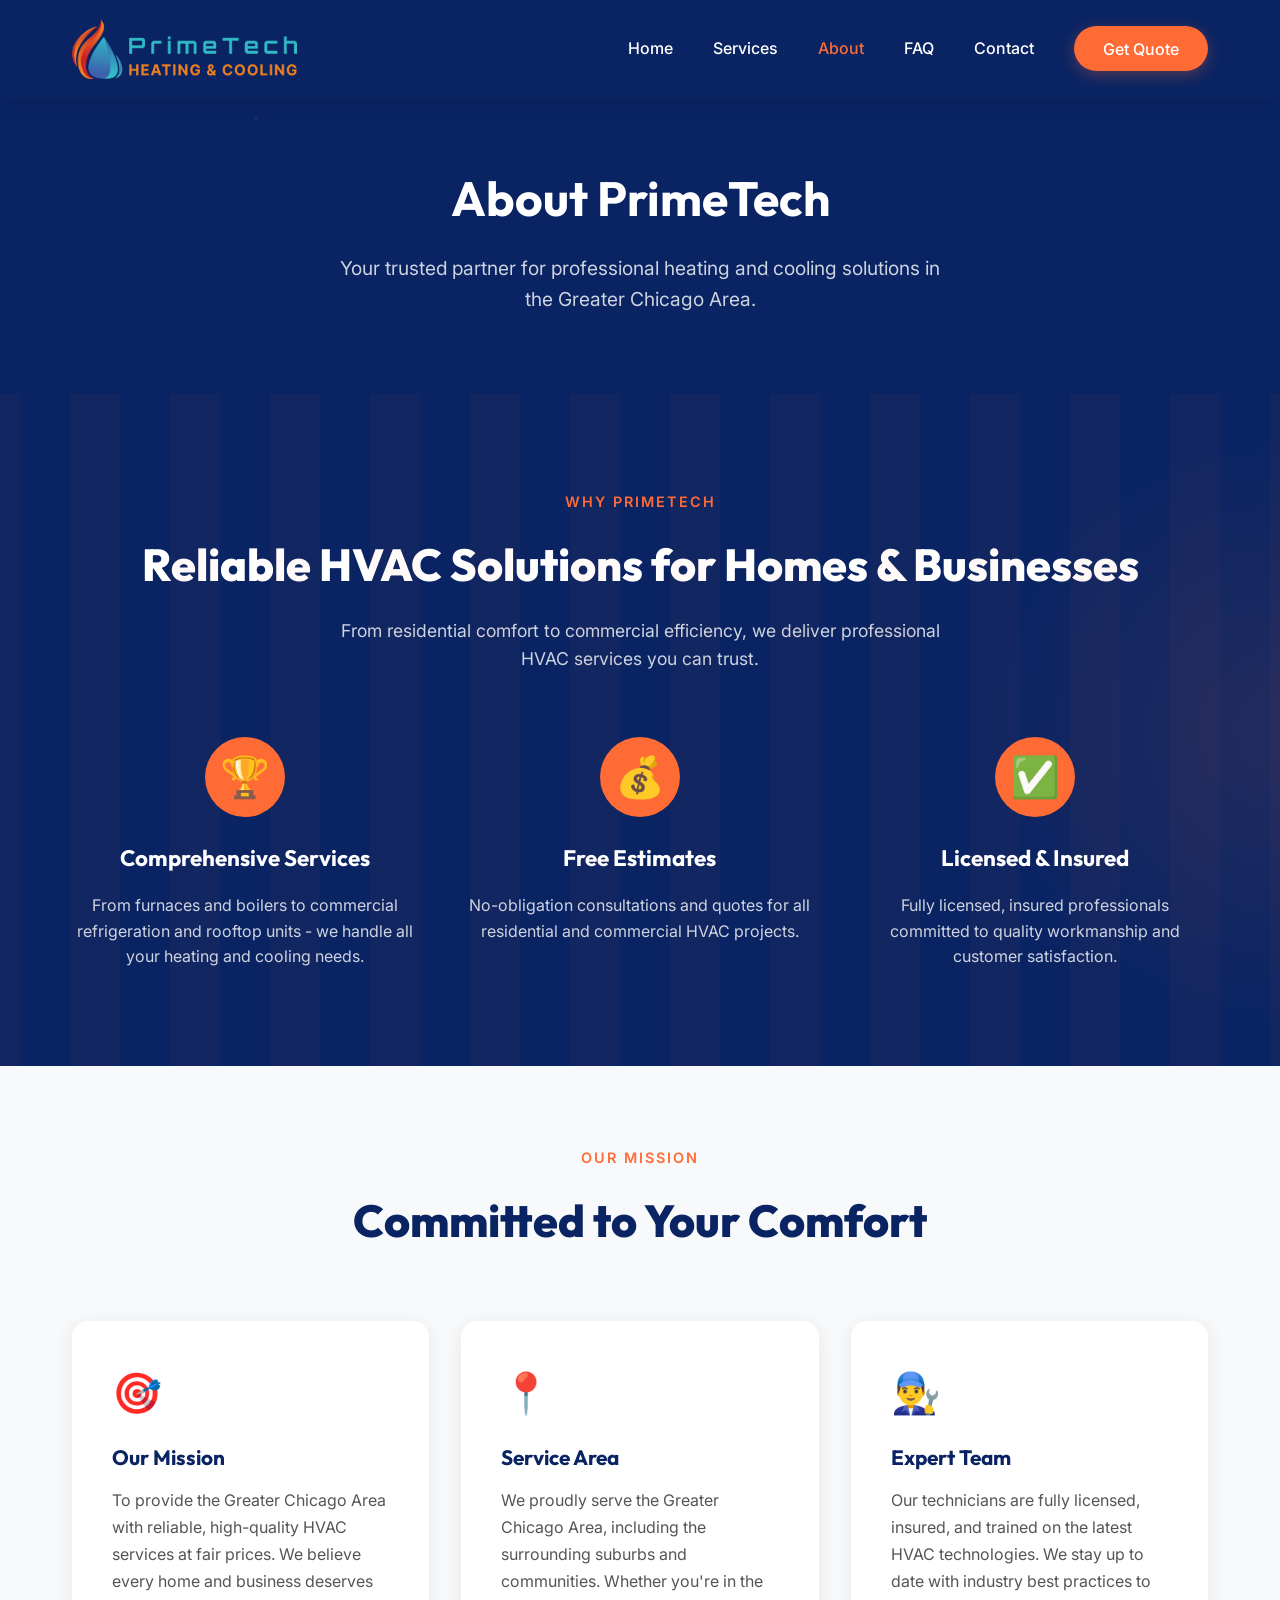
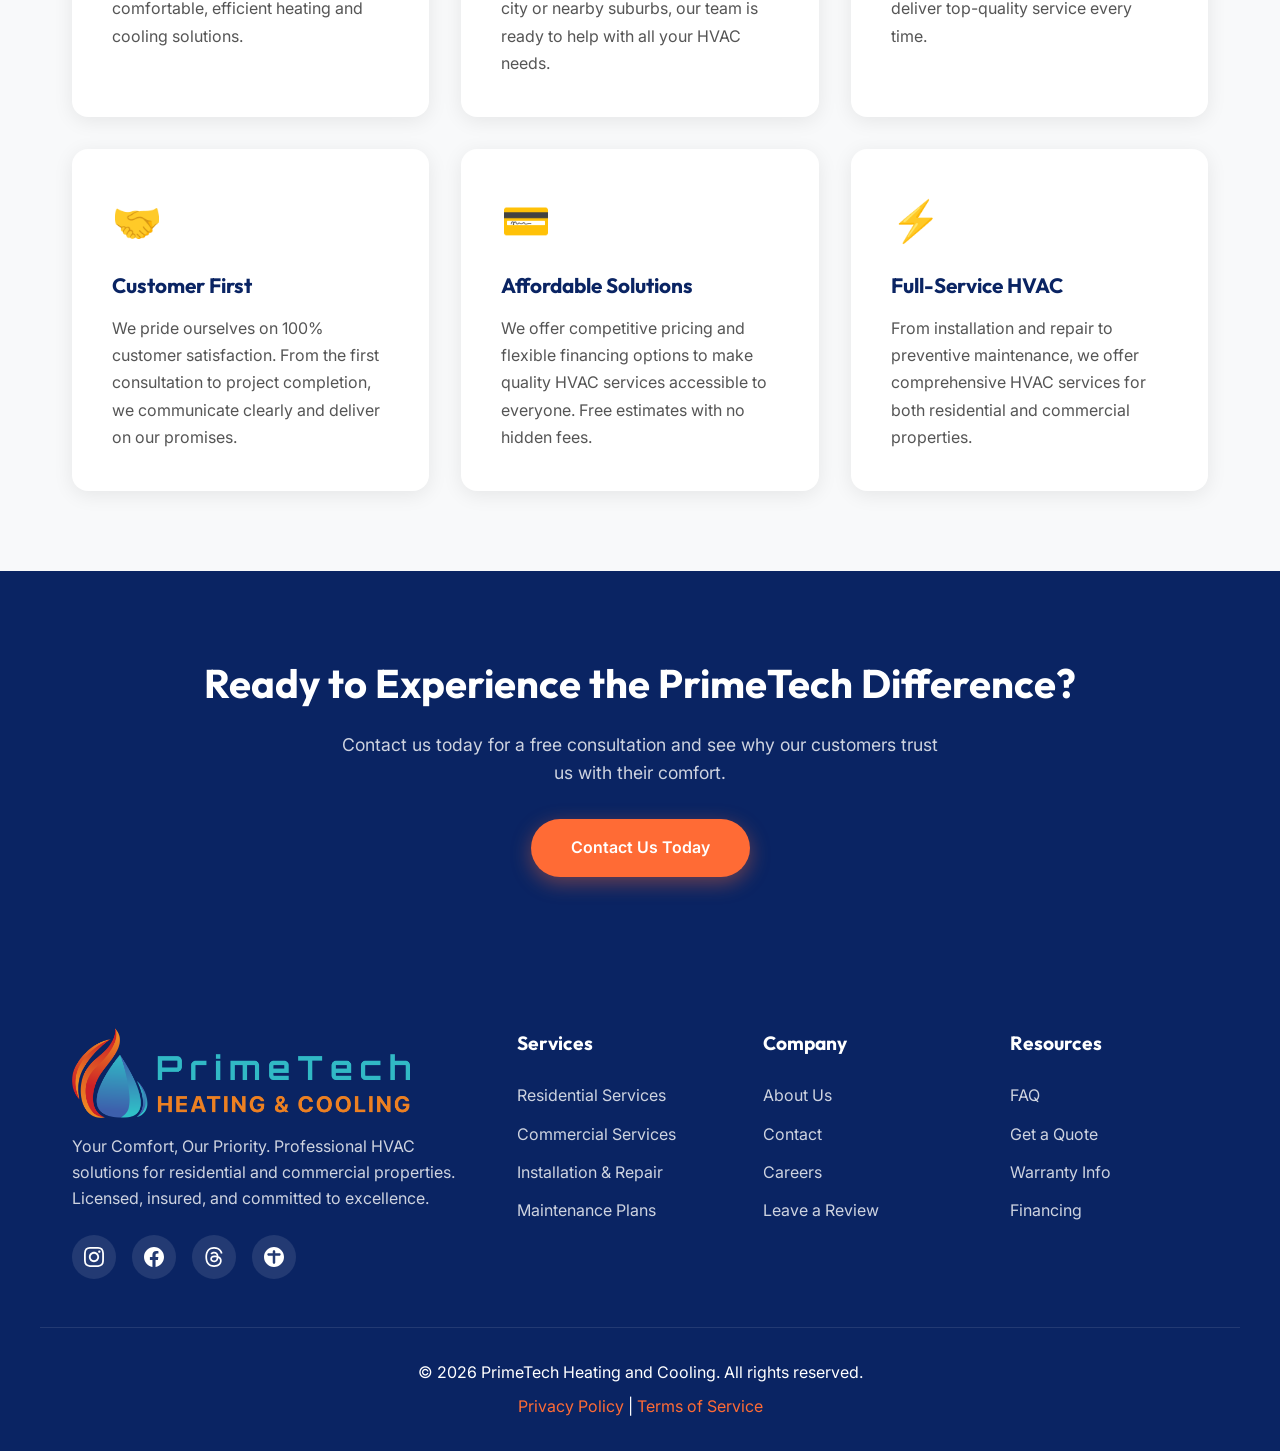
<file: about.html>
<!DOCTYPE html>
<html lang="en">
<head>
    <meta charset="UTF-8">
    <meta name="viewport" content="width=device-width, initial-scale=1.0">
    <meta name="description" content="Learn about PrimeTech Heating and Cooling — our experienced team, company values, and commitment to delivering top-quality HVAC solutions for homes and businesses.">
    <meta name="keywords" content="about PrimeTech, HVAC company, heating cooling experts, HVAC team, company history">
    <link rel="canonical" href="https://www.primetechhvac.com/about.html">
    <meta property="og:title" content="About Us | PrimeTech Heating and Cooling">
    <meta property="og:description" content="Learn about PrimeTech Heating and Cooling — our experienced team, company values, and commitment to delivering top-quality HVAC solutions for homes and businesses.">
    <meta property="og:type" content="website">
    <meta property="og:url" content="https://www.primetechhvac.com/about.html">
    <meta property="og:image" content="https://www.primetechhvac.com/FullLogo_Transparent_NoBuffer.png">
    <meta name="twitter:card" content="summary">
    <meta name="twitter:title" content="About Us | PrimeTech Heating and Cooling">
    <meta name="twitter:description" content="Learn about PrimeTech Heating and Cooling — our experienced team, company values, and commitment to delivering top-quality HVAC solutions for homes and businesses.">
    <meta name="twitter:image" content="https://www.primetechhvac.com/FullLogo_Transparent_NoBuffer.png">
    <title>About Us | PrimeTech Heating and Cooling</title>
    <link rel="preconnect" href="https://fonts.googleapis.com">
    <link rel="preconnect" href="https://fonts.gstatic.com" crossorigin>
    <link href="https://fonts.googleapis.com/css2?family=Outfit:wght@400;600;700;800&family=Inter:wght@400;500&display=swap" rel="stylesheet">
    <link rel="icon" type="image/x-icon" href="favicon.ico">
    <link rel="icon" type="image/png" sizes="32x32" href="favicon-32x32.png">
    <link rel="apple-touch-icon" sizes="180x180" href="apple-touch-icon.png">
    <link rel="stylesheet" href="styles.css">
</head>
<body>
    <!-- Navbar -->
    <nav class="navbar" id="navbar">
        <div class="nav-container">
            <a href="index.html" class="logo">
                <img src="FullLogo_Transparent_NoBuffer.png" alt="PrimeTech Logo" class="logo-image">

            </a>
            <button class="hamburger" id="hamburger" aria-label="Toggle navigation menu" aria-expanded="false"><span></span><span></span><span></span></button>
            <ul class="nav-links">
                <li><a href="index.html">Home</a></li>
                <li><a href="services.html">Services</a></li>
                <li><a href="about.html" style="color: var(--orange);">About</a></li>
                <li><a href="faq.html">FAQ</a></li>
                <li><a href="contact.html">Contact</a></li>
                <li><a href="contact.html" class="cta-button">Get Quote</a></li>
            </ul>
        </div>
    </nav>
    <div class="mobile-overlay" id="mobileOverlay" role="presentation"></div>

    <main>
    <!-- Page Header -->
    <section class="page-header">
        <div class="container">
            <h1>About PrimeTech</h1>
            <p>Your trusted partner for professional heating and cooling solutions in the Greater Chicago Area.</p>
        </div>
    </section>

    <!-- Why Choose Us (expanded) -->
    <section class="why-choose" id="why-choose">
        <div class="container">
            <div class="section-header">
                <span class="section-tag" style="color: var(--orange);">Why PrimeTech</span>
                <h2 class="section-title" style="color: var(--white);">Reliable HVAC Solutions for Homes & Businesses</h2>
                <p class="section-description" style="color: rgba(255, 255, 255, 0.8);">From residential comfort to commercial efficiency, we deliver professional HVAC services you can trust.</p>
            </div>
            <div class="why-grid">
                <div class="why-item">
                    <div class="why-icon">🏆</div>
                    <h3>Comprehensive Services</h3>
                    <p>From furnaces and boilers to commercial refrigeration and rooftop units - we handle all your heating and cooling needs.</p>
                </div>
                <div class="why-item">
                    <div class="why-icon">💰</div>
                    <h3>Free Estimates</h3>
                    <p>No-obligation consultations and quotes for all residential and commercial HVAC projects.</p>
                </div>
                <div class="why-item">
                    <div class="why-icon">✅</div>
                    <h3>Licensed & Insured</h3>
                    <p>Fully licensed, insured professionals committed to quality workmanship and customer satisfaction.</p>
                </div>
            </div>
        </div>
    </section>

    <!-- About Details -->
    <section style="padding: 80px 0; background: var(--light-gray);">
        <div class="container">
            <div class="section-header">
                <span class="section-tag">Our Mission</span>
                <h2 class="section-title">Committed to Your Comfort</h2>
            </div>
            <div class="about-grid">
                <div class="about-card">
                    <div class="about-icon">🎯</div>
                    <h3>Our Mission</h3>
                    <p>To provide the Greater Chicago Area with reliable, high-quality HVAC services at fair prices. We believe every home and business deserves comfortable, efficient heating and cooling solutions.</p>
                </div>
                <div class="about-card">
                    <div class="about-icon">📍</div>
                    <h3>Service Area</h3>
                    <p>We proudly serve the Greater Chicago Area, including the surrounding suburbs and communities. Whether you're in the city or nearby suburbs, our team is ready to help with all your HVAC needs.</p>
                </div>
                <div class="about-card">
                    <div class="about-icon">👨‍🔧</div>
                    <h3>Expert Team</h3>
                    <p>Our technicians are fully licensed, insured, and trained on the latest HVAC technologies. We stay up to date with industry best practices to deliver top-quality service every time.</p>
                </div>
                <div class="about-card">
                    <div class="about-icon">🤝</div>
                    <h3>Customer First</h3>
                    <p>We pride ourselves on 100% customer satisfaction. From the first consultation to project completion, we communicate clearly and deliver on our promises.</p>
                </div>
                <div class="about-card">
                    <div class="about-icon">💳</div>
                    <h3>Affordable Solutions</h3>
                    <p>We offer competitive pricing and flexible financing options to make quality HVAC services accessible to everyone. Free estimates with no hidden fees.</p>
                </div>
                <div class="about-card">
                    <div class="about-icon">⚡</div>
                    <h3>Full-Service HVAC</h3>
                    <p>From installation and repair to preventive maintenance, we offer comprehensive HVAC services for both residential and commercial properties.</p>
                </div>
            </div>
        </div>
    </section>

    <!-- CTA Section -->
    <section class="cta-section">
        <div class="container">
            <h2>Ready to Experience the PrimeTech Difference?</h2>
            <p>Contact us today for a free consultation and see why our customers trust us with their comfort.</p>
            <a href="contact.html" class="btn-primary" style="display: inline-block;">Contact Us Today</a>
        </div>
    </section>
    </main>

    <!-- Footer -->
    <footer class="footer">
        <div class="footer-content">
            <div class="footer-about">
                <div style="display: flex; align-items: center; gap: 1rem; margin-bottom: 1rem;">
                    <img src="FullLogo_Transparent_NoBuffer.png" alt="PrimeTech Logo" style="height: 90px; width: auto;">
                </div>
                <p>Your Comfort, Our Priority. Professional HVAC solutions for residential and commercial properties. Licensed, insured, and committed to excellence.</p>
                <div class="social-links">
                    <a href="https://www.instagram.com/primetech_hvac/" target="_blank" rel="noopener noreferrer" class="social-link" title="Follow us on Instagram">
                        <svg width="20" height="20" viewBox="0 0 24 24" fill="currentColor">
                            <path d="M12 2.163c3.204 0 3.584.012 4.85.07 3.252.148 4.771 1.691 4.919 4.919.058 1.265.069 1.645.069 4.849 0 3.205-.012 3.584-.069 4.849-.149 3.225-1.664 4.771-4.919 4.919-1.266.058-1.644.07-4.85.07-3.204 0-3.584-.012-4.849-.07-3.26-.149-4.771-1.699-4.919-4.92-.058-1.265-.07-1.644-.07-4.849 0-3.204.013-3.583.07-4.849.149-3.227 1.664-4.771 4.919-4.919 1.266-.057 1.645-.069 4.849-.069zm0-2.163c-3.259 0-3.667.014-4.947.072-4.358.2-6.78 2.618-6.98 6.98-.059 1.281-.073 1.689-.073 4.948 0 3.259.014 3.668.072 4.948.2 4.358 2.618 6.78 6.98 6.98 1.281.058 1.689.072 4.948.072 3.259 0 3.668-.014 4.948-.072 4.354-.2 6.782-2.618 6.979-6.98.059-1.28.073-1.689.073-4.948 0-3.259-.014-3.667-.072-4.947-.196-4.354-2.617-6.78-6.979-6.98-1.281-.059-1.69-.073-4.949-.073zm0 5.838c-3.403 0-6.162 2.759-6.162 6.162s2.759 6.163 6.162 6.163 6.162-2.759 6.162-6.163c0-3.403-2.759-6.162-6.162-6.162zm0 10.162c-2.209 0-4-1.79-4-4 0-2.209 1.791-4 4-4s4 1.791 4 4c0 2.21-1.791 4-4 4zm6.406-11.845c-.796 0-1.441.645-1.441 1.44s.645 1.44 1.441 1.44c.795 0 1.439-.645 1.439-1.44s-.644-1.44-1.439-1.44z"/>
                        </svg>
                    </a>
                    <a href="https://www.facebook.com/profile.php?id=61559227496451" target="_blank" rel="noopener noreferrer" class="social-link" title="Like us on Facebook">
                        <svg width="20" height="20" viewBox="0 0 24 24" fill="currentColor">
                            <path d="M24 12.073c0-6.627-5.373-12-12-12s-12 5.373-12 12c0 5.99 4.388 10.954 10.125 11.854v-8.385H7.078v-3.47h3.047V9.43c0-3.007 1.792-4.669 4.533-4.669 1.312 0 2.686.235 2.686.235v2.953H15.83c-1.491 0-1.956.925-1.956 1.874v2.25h3.328l-.532 3.47h-2.796v8.385C19.612 23.027 24 18.062 24 12.073z"/>
                        </svg>
                    </a>
                    <a href="https://www.threads.com/@primetech_hvac?xmt=AQF0wLMJzHf4GTzToMYW2pGzSfsD1p-ZI11cyTztCr6tVc0" target="_blank" rel="noopener noreferrer" class="social-link" title="Follow us on Threads">
                        <svg width="20" height="20" viewBox="0 0 192 192" fill="currentColor">
                            <path d="M141.537 88.9883C140.71 88.5919 139.87 88.2104 139.019 87.8451C137.537 60.5382 122.616 44.905 97.5619 44.745C97.4484 44.7443 97.3355 44.7443 97.222 44.7443C82.2364 44.7443 69.7731 51.1409 62.102 62.7807L75.881 72.2328C81.6116 63.5383 90.6052 61.6848 97.2286 61.6848C97.3051 61.6848 97.3819 61.6848 97.4576 61.6855C105.707 61.7381 111.932 64.1366 115.961 68.814C118.893 72.2193 120.854 76.925 121.825 82.8638C114.511 81.6207 106.601 81.2385 98.145 81.7233C74.3247 83.0954 59.0111 96.9879 60.0396 116.292C60.5615 126.084 65.4397 134.508 73.775 140.011C80.8224 144.663 89.899 146.938 99.3323 146.423C111.79 145.74 121.563 140.987 128.381 132.296C133.559 125.696 136.834 117.143 138.28 106.366C144.217 109.949 148.617 114.664 151.047 120.332C155.179 129.967 155.42 145.8 142.501 158.708C131.182 170.016 117.576 174.908 97.0135 175.059C74.2042 174.89 56.9538 167.575 45.7381 153.317C35.2355 139.966 29.8077 120.682 29.6052 96C29.8077 71.3178 35.2355 52.0336 45.7381 38.6827C56.9538 24.4249 74.2039 17.11 97.0132 16.9405C119.988 17.1113 137.539 24.4614 149.184 38.788C154.894 45.8136 159.199 54.6488 162.037 64.9503L178.184 60.6422C174.744 47.9622 169.331 37.0357 161.965 27.974C147.036 9.60668 125.202 0.195148 97.0695 0H96.9569C68.8816 0.19447 47.2921 9.6418 32.7883 28.0793C19.8819 44.4864 13.2244 67.3157 13.0007 95.9325L13 96L13.0007 96.0675C13.2244 124.684 19.8819 147.514 32.7883 163.921C47.2921 182.358 68.8816 191.806 96.9569 192H97.0695C122.03 191.827 139.624 185.292 154.118 170.811C173.081 151.866 172.51 128.119 166.26 113.541C161.776 103.087 153.227 94.5962 141.537 88.9883ZM98.4405 129.507C88.0005 130.095 77.1544 125.409 76.6196 115.372C76.2232 107.93 81.9158 99.626 99.0812 98.6368C101.047 98.5234 102.976 98.468 104.871 98.468C111.106 98.468 116.939 99.0737 122.242 100.233C120.264 124.935 108.662 128.946 98.4405 129.507Z"/>
                        </svg>
                    </a>
                    <a href="https://www.thumbtack.com/il/darien/central-air-conditioning-repair/primetech-heating-cooling/service/522299237017051143" target="_blank" rel="noopener noreferrer" class="social-link" title="Find us on Thumbtack">
                        <svg width="20" height="20" viewBox="0 0 24 24" fill="currentColor">
                            <path d="M12 0C5.4 0 0 5.4 0 12s5.4 12 12 12 12-5.4 12-12S18.6 0 12 0zm6.5 10.5h-5v8c0 .8-.7 1.5-1.5 1.5s-1.5-.7-1.5-1.5v-8h-5C4.7 10.5 4 9.8 4 9s.7-1.5 1.5-1.5h5v-2C10.5 4.7 11.2 4 12 4s1.5.7 1.5 1.5v2h5c.8 0 1.5.7 1.5 1.5s-.7 1.5-1.5 1.5z"/>
                        </svg>
                    </a>
                </div>
            </div>

            <div class="footer-links">
                <h4>Services</h4>
                <ul>
                    <li><a href="services.html">Residential Services</a></li>
                    <li><a href="services.html">Commercial Services</a></li>
                    <li><a href="services.html">Installation &amp; Repair</a></li>
                    <li><a href="services.html">Maintenance Plans</a></li>
                </ul>
            </div>

            <div class="footer-links">
                <h4>Company</h4>
                <ul>
                    <li><a href="about.html">About Us</a></li>
                    <li><a href="contact.html">Contact</a></li>
                    <li><a href="contact.html">Careers</a></li>
                    <li><a href="https://www.google.com/search?sca_esv=f92db7dcec5b925e&si=AL3DRZEsmMGCryMMFSHJ3StBhOdZ2-6yYkXd_doETEE1OR-qORruNHxJt1oXnj9jgune3X8bWXt3MdsDkxcYpGzIo7QSt6q4ORsCx_4eOIiB3rMGlnQO85hhqdTkYmJDQypnPB-aASWY4_dZXuzLnJ0OHnLIL96uiA%3D%3D&q=PrimeTech+Heating+%26+Cooling+Reviews" target="_blank" rel="noopener noreferrer">Leave a Review</a></li>
                </ul>
            </div>

            <div class="footer-links">
                <h4>Resources</h4>
                <ul>
                    <li><a href="faq.html">FAQ</a></li>
                    <li><a href="contact.html">Get a Quote</a></li>
                    <li><a href="contact.html">Warranty Info</a></li>
                    <li><a href="services.html">Financing</a></li>
                </ul>
            </div>
        </div>

        <div class="footer-bottom">
            <p>&copy; 2026 PrimeTech Heating and Cooling. All rights reserved.</p>
            <p style="margin-top: 0.5rem;"><a href="privacy-policy.html" style="color: var(--orange); text-decoration: none;">Privacy Policy</a> | <a href="terms-of-service.html" style="color: var(--orange); text-decoration: none;">Terms of Service</a></p>
        </div>
    </footer>
    <script src="script.js"></script>
</body>
</html>
</file>
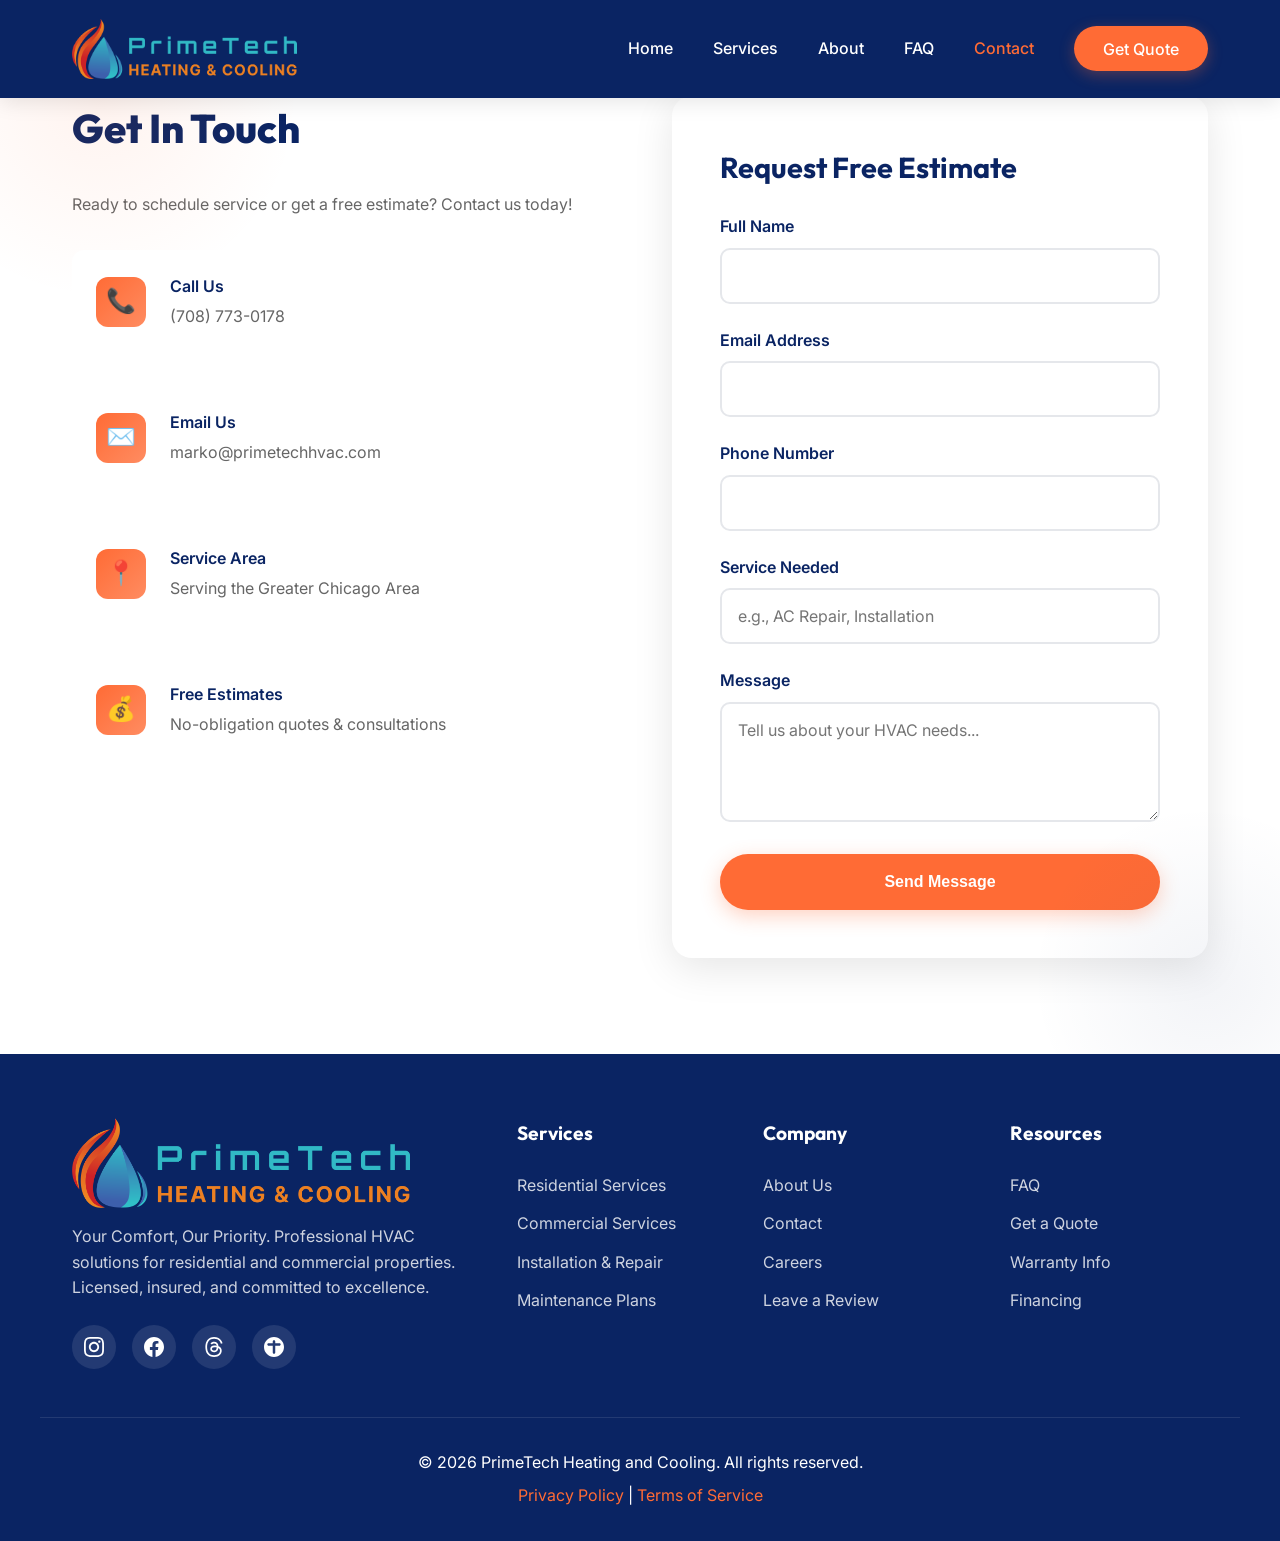
<file: contact.html>
<!DOCTYPE html>
<html lang="en">
<head>
    <meta charset="UTF-8">
    <meta name="viewport" content="width=device-width, initial-scale=1.0">
    <meta name="description" content="Contact PrimeTech Heating and Cooling for a free quote on HVAC installation, repair, or maintenance. Call us or fill out our online form today.">
    <meta name="keywords" content="contact HVAC, HVAC quote, heating cooling contact, schedule HVAC service">
    <link rel="canonical" href="https://www.primetechhvac.com/contact.html">
    <meta property="og:title" content="Contact Us | PrimeTech Heating and Cooling">
    <meta property="og:description" content="Contact PrimeTech Heating and Cooling for a free quote on HVAC installation, repair, or maintenance. Call us or fill out our online form today.">
    <meta property="og:type" content="website">
    <meta property="og:url" content="https://www.primetechhvac.com/contact.html">
    <meta property="og:image" content="https://www.primetechhvac.com/FullLogo_Transparent_NoBuffer.png">
    <meta name="twitter:card" content="summary">
    <meta name="twitter:title" content="Contact Us | PrimeTech Heating and Cooling">
    <meta name="twitter:description" content="Contact PrimeTech Heating and Cooling for a free quote on HVAC installation, repair, or maintenance. Call us or fill out our online form today.">
    <meta name="twitter:image" content="https://www.primetechhvac.com/FullLogo_Transparent_NoBuffer.png">
    <title>Contact Us | PrimeTech Heating and Cooling</title>
    <link rel="preconnect" href="https://fonts.googleapis.com">
    <link rel="preconnect" href="https://fonts.gstatic.com" crossorigin>
    <link href="https://fonts.googleapis.com/css2?family=Outfit:wght@400;600;700;800&family=Inter:wght@400;500&display=swap" rel="stylesheet">
    <link rel="icon" type="image/x-icon" href="favicon.ico">
    <link rel="icon" type="image/png" sizes="32x32" href="favicon-32x32.png">
    <link rel="apple-touch-icon" sizes="180x180" href="apple-touch-icon.png">
    <link rel="stylesheet" href="styles.css">
</head>
<body>
    <!-- Navbar -->
    <nav class="navbar" id="navbar">
        <div class="nav-container">
            <a href="index.html" class="logo">
                <img src="FullLogo_Transparent_NoBuffer.png" alt="PrimeTech Logo" class="logo-image">

            </a>
            <button class="hamburger" id="hamburger" aria-label="Toggle navigation menu" aria-expanded="false"><span></span><span></span><span></span></button>
            <ul class="nav-links">
                <li><a href="index.html">Home</a></li>
                <li><a href="services.html">Services</a></li>
                <li><a href="about.html">About</a></li>
                <li><a href="faq.html">FAQ</a></li>
                <li><a href="contact.html" style="color: var(--orange);">Contact</a></li>
                <li><a href="contact.html" class="cta-button">Get Quote</a></li>
            </ul>
        </div>
    </nav>
    <div class="mobile-overlay" id="mobileOverlay" role="presentation"></div>

    <main>
    <section class="contact" id="contact">
        <div class="contact-container">
            <div class="contact-info">
                <h2>Get In Touch</h2>
                <p style="color: #666; margin-bottom: 2rem;">Ready to schedule service or get a free estimate? Contact us today!</p>

                <div class="contact-item">
                    <div class="contact-item-icon">📞</div>
                    <div class="contact-item-text">
                        <h4>Call Us</h4>
                        <p><a href="tel:7087730178" style="color: #666; text-decoration: none;">(708) 773-0178</a></p>
                    </div>
                </div>

                <div class="contact-item">
                    <div class="contact-item-icon">✉️</div>
                    <div class="contact-item-text">
                        <h4>Email Us</h4>
                        <p><a href="mailto:marko@primetechhvac.com" style="color: #666; text-decoration: none;">marko@primetechhvac.com</a></p>
                    </div>
                </div>

                <div class="contact-item">
                    <div class="contact-item-icon">📍</div>
                    <div class="contact-item-text">
                        <h4>Service Area</h4>
                        <p>Serving the Greater Chicago Area</p>
                    </div>
                </div>

                <div class="contact-item">
                    <div class="contact-item-icon">💰</div>
                    <div class="contact-item-text">
                        <h4>Free Estimates</h4>
                        <p>No-obligation quotes & consultations</p>
                    </div>
                </div>
            </div>

            <div class="contact-form">
                <h3 style="font-family: 'Outfit', sans-serif; font-size: 1.8rem; color: var(--deep-blue); margin-bottom: 1.5rem;">Request Free Estimate</h3>
                <div class="form-success" id="formSuccess" style="display: none;">Thank you! Your message has been sent. We'll get back to you shortly.</div>
                <form action="https://formsubmit.co/marko@primetechhvac.com" method="POST">
                    <input type="hidden" name="_subject" value="New Contact Form Submission - PrimeTech HVAC">
                    <input type="hidden" name="_captcha" value="true">
                    <input type="hidden" name="_template" value="table">
                    <input type="hidden" name="_next" value="https://www.primetechhvac.com/contact.html?submitted=true">

                    <div class="form-group">
                        <label for="name">Full Name</label>
                        <input type="text" id="name" name="name" required>
                    </div>
                    <div class="form-group">
                        <label for="email">Email Address</label>
                        <input type="email" id="email" name="email" required>
                    </div>
                    <div class="form-group">
                        <label for="phone">Phone Number</label>
                        <input type="tel" id="phone" name="phone" required>
                    </div>
                    <div class="form-group">
                        <label for="service">Service Needed</label>
                        <input type="text" id="service" name="service" placeholder="e.g., AC Repair, Installation">
                    </div>
                    <div class="form-group">
                        <label for="message">Message</label>
                        <textarea id="message" name="message" placeholder="Tell us about your HVAC needs..."></textarea>
                    </div>
                    <button type="submit" class="submit-btn">Send Message</button>
                </form>
            </div>
        </div>
    </section>
    </main>

    <!-- Footer -->
    <footer class="footer">
        <div class="footer-content">
            <div class="footer-about">
                <div style="display: flex; align-items: center; gap: 1rem; margin-bottom: 1rem;">
                    <img src="FullLogo_Transparent_NoBuffer.png" alt="PrimeTech Logo" style="height: 90px; width: auto;">
                </div>
                <p>Your Comfort, Our Priority. Professional HVAC solutions for residential and commercial properties. Licensed, insured, and committed to excellence.</p>
                <div class="social-links">
                    <a href="https://www.instagram.com/primetech_hvac/" target="_blank" rel="noopener noreferrer" class="social-link" title="Follow us on Instagram">
                        <svg width="20" height="20" viewBox="0 0 24 24" fill="currentColor">
                            <path d="M12 2.163c3.204 0 3.584.012 4.85.07 3.252.148 4.771 1.691 4.919 4.919.058 1.265.069 1.645.069 4.849 0 3.205-.012 3.584-.069 4.849-.149 3.225-1.664 4.771-4.919 4.919-1.266.058-1.644.07-4.85.07-3.204 0-3.584-.012-4.849-.07-3.26-.149-4.771-1.699-4.919-4.92-.058-1.265-.07-1.644-.07-4.849 0-3.204.013-3.583.07-4.849.149-3.227 1.664-4.771 4.919-4.919 1.266-.057 1.645-.069 4.849-.069zm0-2.163c-3.259 0-3.667.014-4.947.072-4.358.2-6.78 2.618-6.98 6.98-.059 1.281-.073 1.689-.073 4.948 0 3.259.014 3.668.072 4.948.2 4.358 2.618 6.78 6.98 6.98 1.281.058 1.689.072 4.948.072 3.259 0 3.668-.014 4.948-.072 4.354-.2 6.782-2.618 6.979-6.98.059-1.28.073-1.689.073-4.948 0-3.259-.014-3.667-.072-4.947-.196-4.354-2.617-6.78-6.979-6.98-1.281-.059-1.69-.073-4.949-.073zm0 5.838c-3.403 0-6.162 2.759-6.162 6.162s2.759 6.163 6.162 6.163 6.162-2.759 6.162-6.163c0-3.403-2.759-6.162-6.162-6.162zm0 10.162c-2.209 0-4-1.79-4-4 0-2.209 1.791-4 4-4s4 1.791 4 4c0 2.21-1.791 4-4 4zm6.406-11.845c-.796 0-1.441.645-1.441 1.44s.645 1.44 1.441 1.44c.795 0 1.439-.645 1.439-1.44s-.644-1.44-1.439-1.44z"/>
                        </svg>
                    </a>
                    <a href="https://www.facebook.com/profile.php?id=61559227496451" target="_blank" rel="noopener noreferrer" class="social-link" title="Like us on Facebook">
                        <svg width="20" height="20" viewBox="0 0 24 24" fill="currentColor">
                            <path d="M24 12.073c0-6.627-5.373-12-12-12s-12 5.373-12 12c0 5.99 4.388 10.954 10.125 11.854v-8.385H7.078v-3.47h3.047V9.43c0-3.007 1.792-4.669 4.533-4.669 1.312 0 2.686.235 2.686.235v2.953H15.83c-1.491 0-1.956.925-1.956 1.874v2.25h3.328l-.532 3.47h-2.796v8.385C19.612 23.027 24 18.062 24 12.073z"/>
                        </svg>
                    </a>
                    <a href="https://www.threads.com/@primetech_hvac?xmt=AQF0wLMJzHf4GTzToMYW2pGzSfsD1p-ZI11cyTztCr6tVc0" target="_blank" rel="noopener noreferrer" class="social-link" title="Follow us on Threads">
                        <svg width="20" height="20" viewBox="0 0 192 192" fill="currentColor">
                            <path d="M141.537 88.9883C140.71 88.5919 139.87 88.2104 139.019 87.8451C137.537 60.5382 122.616 44.905 97.5619 44.745C97.4484 44.7443 97.3355 44.7443 97.222 44.7443C82.2364 44.7443 69.7731 51.1409 62.102 62.7807L75.881 72.2328C81.6116 63.5383 90.6052 61.6848 97.2286 61.6848C97.3051 61.6848 97.3819 61.6848 97.4576 61.6855C105.707 61.7381 111.932 64.1366 115.961 68.814C118.893 72.2193 120.854 76.925 121.825 82.8638C114.511 81.6207 106.601 81.2385 98.145 81.7233C74.3247 83.0954 59.0111 96.9879 60.0396 116.292C60.5615 126.084 65.4397 134.508 73.775 140.011C80.8224 144.663 89.899 146.938 99.3323 146.423C111.79 145.74 121.563 140.987 128.381 132.296C133.559 125.696 136.834 117.143 138.28 106.366C144.217 109.949 148.617 114.664 151.047 120.332C155.179 129.967 155.42 145.8 142.501 158.708C131.182 170.016 117.576 174.908 97.0135 175.059C74.2042 174.89 56.9538 167.575 45.7381 153.317C35.2355 139.966 29.8077 120.682 29.6052 96C29.8077 71.3178 35.2355 52.0336 45.7381 38.6827C56.9538 24.4249 74.2039 17.11 97.0132 16.9405C119.988 17.1113 137.539 24.4614 149.184 38.788C154.894 45.8136 159.199 54.6488 162.037 64.9503L178.184 60.6422C174.744 47.9622 169.331 37.0357 161.965 27.974C147.036 9.60668 125.202 0.195148 97.0695 0H96.9569C68.8816 0.19447 47.2921 9.6418 32.7883 28.0793C19.8819 44.4864 13.2244 67.3157 13.0007 95.9325L13 96L13.0007 96.0675C13.2244 124.684 19.8819 147.514 32.7883 163.921C47.2921 182.358 68.8816 191.806 96.9569 192H97.0695C122.03 191.827 139.624 185.292 154.118 170.811C173.081 151.866 172.51 128.119 166.26 113.541C161.776 103.087 153.227 94.5962 141.537 88.9883ZM98.4405 129.507C88.0005 130.095 77.1544 125.409 76.6196 115.372C76.2232 107.93 81.9158 99.626 99.0812 98.6368C101.047 98.5234 102.976 98.468 104.871 98.468C111.106 98.468 116.939 99.0737 122.242 100.233C120.264 124.935 108.662 128.946 98.4405 129.507Z"/>
                        </svg>
                    </a>
                    <a href="https://www.thumbtack.com/il/darien/central-air-conditioning-repair/primetech-heating-cooling/service/522299237017051143" target="_blank" rel="noopener noreferrer" class="social-link" title="Find us on Thumbtack">
                        <svg width="20" height="20" viewBox="0 0 24 24" fill="currentColor">
                            <path d="M12 0C5.4 0 0 5.4 0 12s5.4 12 12 12 12-5.4 12-12S18.6 0 12 0zm6.5 10.5h-5v8c0 .8-.7 1.5-1.5 1.5s-1.5-.7-1.5-1.5v-8h-5C4.7 10.5 4 9.8 4 9s.7-1.5 1.5-1.5h5v-2C10.5 4.7 11.2 4 12 4s1.5.7 1.5 1.5v2h5c.8 0 1.5.7 1.5 1.5s-.7 1.5-1.5 1.5z"/>
                        </svg>
                    </a>
                </div>
            </div>

            <div class="footer-links">
                <h4>Services</h4>
                <ul>
                    <li><a href="services.html">Residential Services</a></li>
                    <li><a href="services.html">Commercial Services</a></li>
                    <li><a href="services.html">Installation &amp; Repair</a></li>
                    <li><a href="services.html">Maintenance Plans</a></li>
                </ul>
            </div>

            <div class="footer-links">
                <h4>Company</h4>
                <ul>
                    <li><a href="about.html">About Us</a></li>
                    <li><a href="contact.html">Contact</a></li>
                    <li><a href="contact.html">Careers</a></li>
                    <li><a href="https://www.google.com/search?sca_esv=f92db7dcec5b925e&si=AL3DRZEsmMGCryMMFSHJ3StBhOdZ2-6yYkXd_doETEE1OR-qORruNHxJt1oXnj9jgune3X8bWXt3MdsDkxcYpGzIo7QSt6q4ORsCx_4eOIiB3rMGlnQO85hhqdTkYmJDQypnPB-aASWY4_dZXuzLnJ0OHnLIL96uiA%3D%3D&q=PrimeTech+Heating+%26+Cooling+Reviews" target="_blank" rel="noopener noreferrer">Leave a Review</a></li>
                </ul>
            </div>

            <div class="footer-links">
                <h4>Resources</h4>
                <ul>
                    <li><a href="faq.html">FAQ</a></li>
                    <li><a href="contact.html">Get a Quote</a></li>
                    <li><a href="contact.html">Warranty Info</a></li>
                    <li><a href="services.html">Financing</a></li>
                </ul>
            </div>
        </div>

        <div class="footer-bottom">
            <p>&copy; 2026 PrimeTech Heating and Cooling. All rights reserved.</p>
            <p style="margin-top: 0.5rem;"><a href="privacy-policy.html" style="color: var(--orange); text-decoration: none;">Privacy Policy</a> | <a href="terms-of-service.html" style="color: var(--orange); text-decoration: none;">Terms of Service</a></p>
        </div>
    </footer>
    <script>
        if (new URLSearchParams(window.location.search).get('submitted') === 'true') {
            var el = document.getElementById('formSuccess');
            if (el) { el.style.display = 'block'; el.scrollIntoView({ behavior: 'smooth', block: 'center' }); }
        }
    </script>
    <script src="script.js"></script>
</body>
</html>
</file>
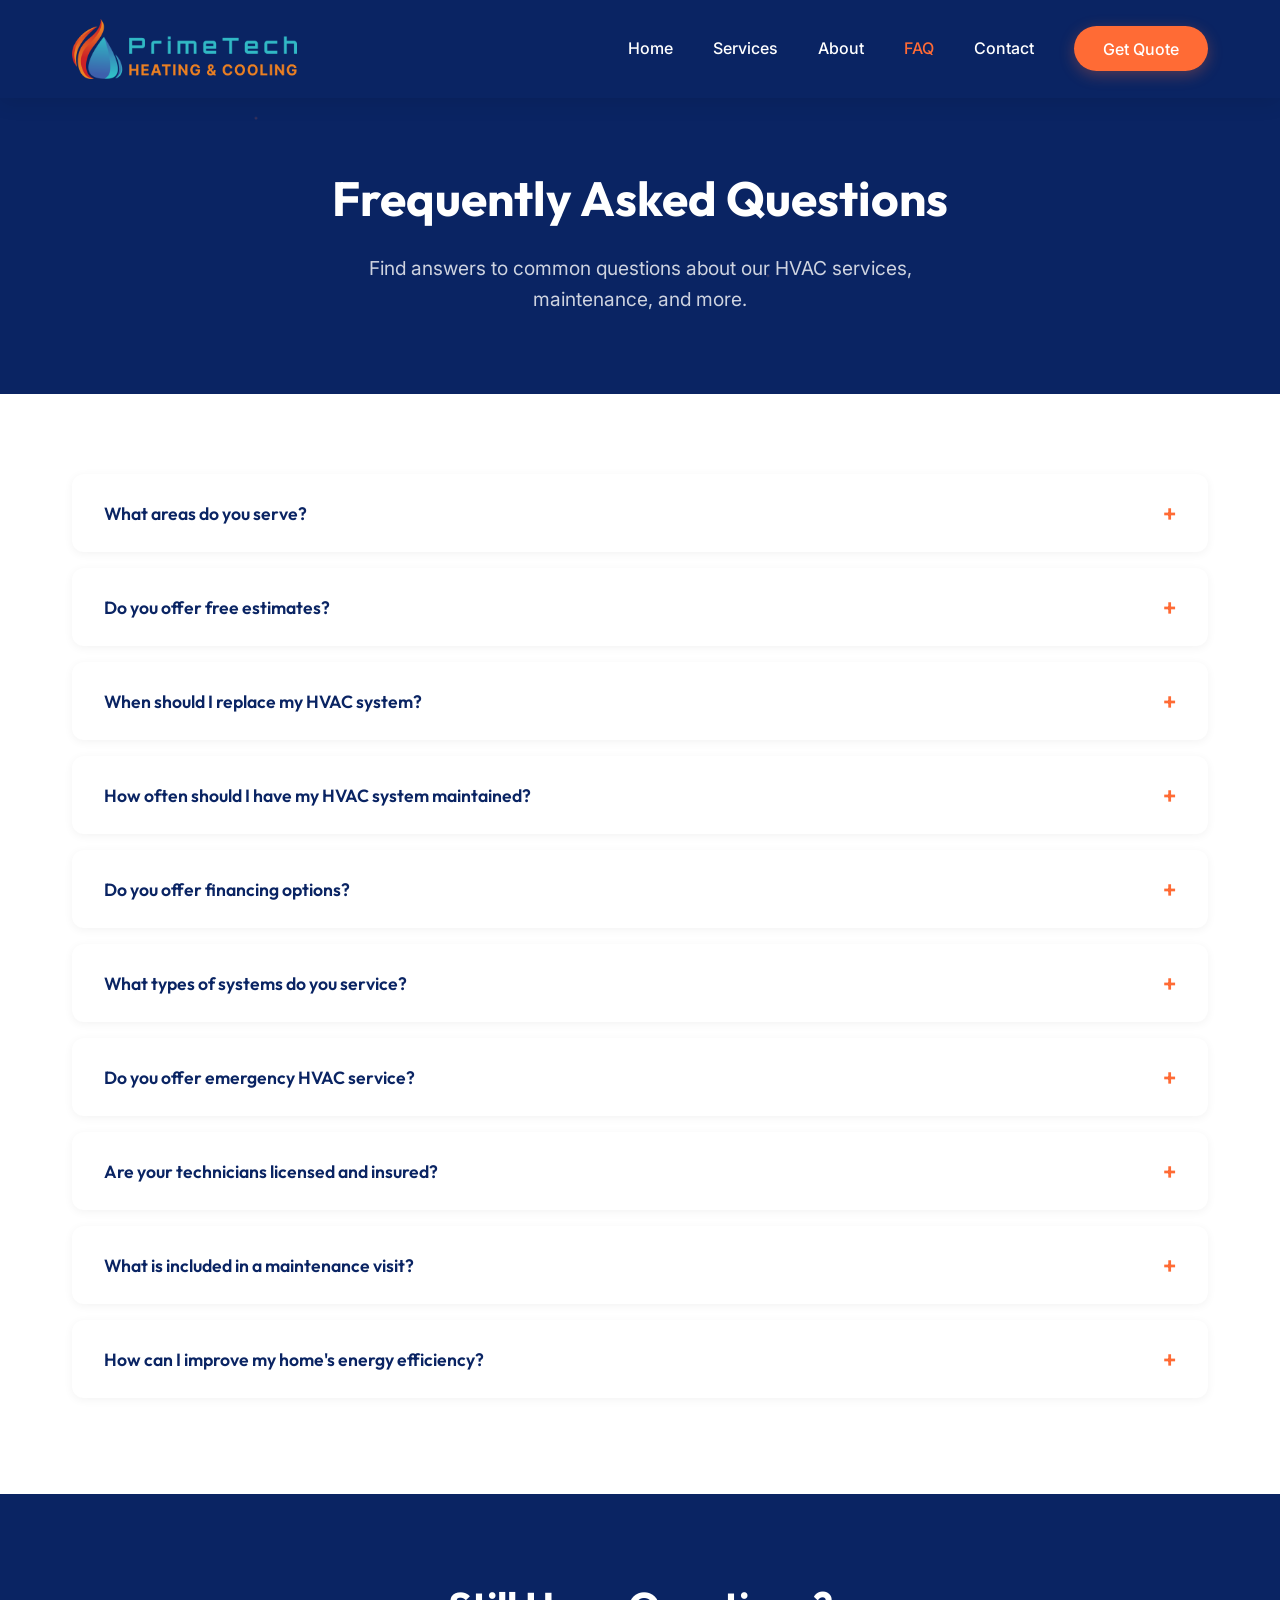
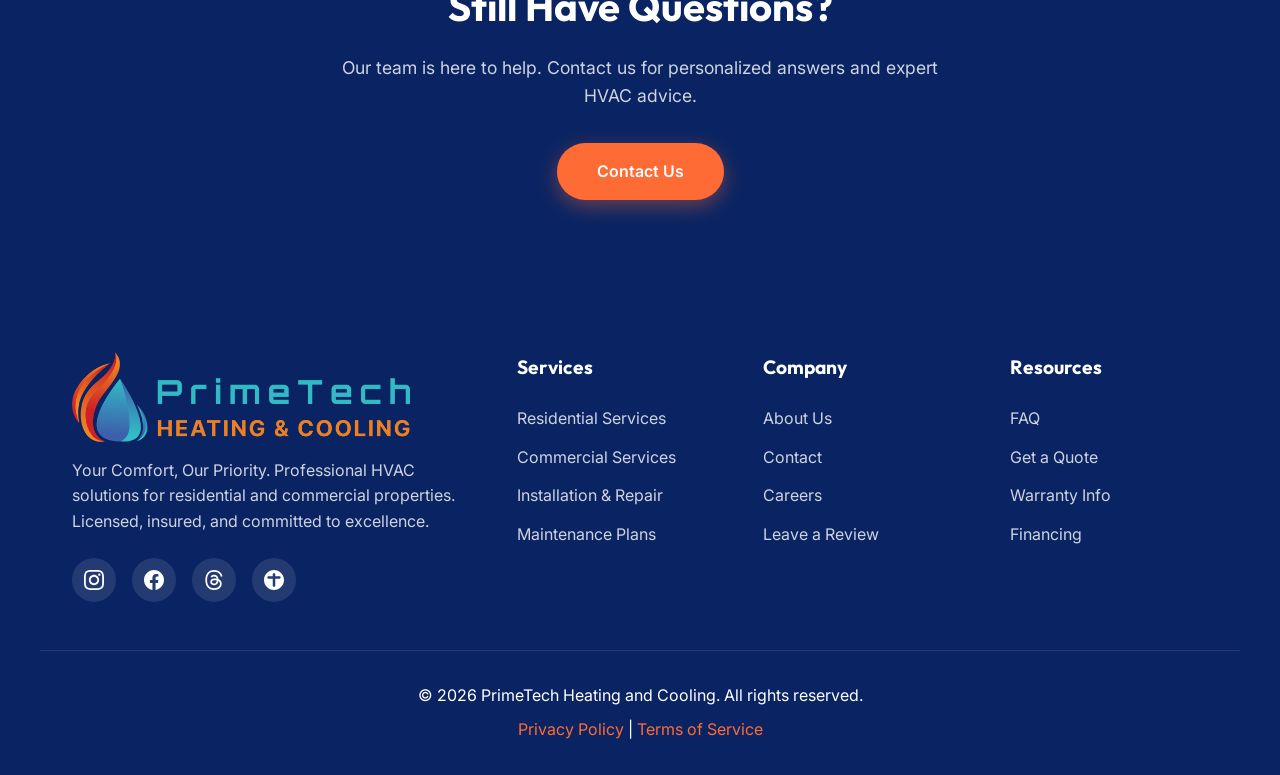
<file: faq.html>
<!DOCTYPE html>
<html lang="en">
<head>
    <meta charset="UTF-8">
    <meta name="viewport" content="width=device-width, initial-scale=1.0">
    <meta name="description" content="Find answers to frequently asked questions about HVAC services, maintenance tips, pricing, and scheduling with PrimeTech Heating and Cooling.">
    <meta name="keywords" content="HVAC FAQ, heating cooling questions, HVAC maintenance tips, AC repair FAQ">
    <link rel="canonical" href="https://www.primetechhvac.com/faq.html">
    <meta property="og:title" content="Frequently Asked Questions | PrimeTech Heating and Cooling">
    <meta property="og:description" content="Find answers to frequently asked questions about HVAC services, maintenance tips, pricing, and scheduling with PrimeTech Heating and Cooling.">
    <meta property="og:type" content="website">
    <meta property="og:url" content="https://www.primetechhvac.com/faq.html">
    <meta property="og:image" content="https://www.primetechhvac.com/FullLogo_Transparent_NoBuffer.png">
    <meta name="twitter:card" content="summary">
    <meta name="twitter:title" content="Frequently Asked Questions | PrimeTech Heating and Cooling">
    <meta name="twitter:description" content="Find answers to frequently asked questions about HVAC services, maintenance tips, pricing, and scheduling with PrimeTech Heating and Cooling.">
    <meta name="twitter:image" content="https://www.primetechhvac.com/FullLogo_Transparent_NoBuffer.png">
    <title>Frequently Asked Questions | PrimeTech Heating and Cooling</title>
    <link rel="preconnect" href="https://fonts.googleapis.com">
    <link rel="preconnect" href="https://fonts.gstatic.com" crossorigin>
    <link href="https://fonts.googleapis.com/css2?family=Outfit:wght@400;600;700;800&family=Inter:wght@400;500&display=swap" rel="stylesheet">
    <link rel="icon" type="image/x-icon" href="favicon.ico">
    <link rel="icon" type="image/png" sizes="32x32" href="favicon-32x32.png">
    <link rel="apple-touch-icon" sizes="180x180" href="apple-touch-icon.png">
    <link rel="stylesheet" href="styles.css">
</head>
<body>
    <!-- Navbar -->
    <nav class="navbar" id="navbar">
        <div class="nav-container">
            <a href="index.html" class="logo">
                <img src="FullLogo_Transparent_NoBuffer.png" alt="PrimeTech Logo" class="logo-image">

            </a>
            <button class="hamburger" id="hamburger" aria-label="Toggle navigation menu" aria-expanded="false"><span></span><span></span><span></span></button>
            <ul class="nav-links">
                <li><a href="index.html">Home</a></li>
                <li><a href="services.html">Services</a></li>
                <li><a href="about.html">About</a></li>
                <li><a href="faq.html" style="color: var(--orange);">FAQ</a></li>
                <li><a href="contact.html">Contact</a></li>
                <li><a href="contact.html" class="cta-button">Get Quote</a></li>
            </ul>
        </div>
    </nav>
    <div class="mobile-overlay" id="mobileOverlay" role="presentation"></div>

    <main>
    <!-- Page Header -->
    <section class="page-header">
        <div class="container">
            <h1>Frequently Asked Questions</h1>
            <p>Find answers to common questions about our HVAC services, maintenance, and more.</p>
        </div>
    </section>

    <!-- FAQ Section -->
    <section class="faq-section">
        <div class="container">
            <div class="faq-item">
                <button class="faq-question" aria-expanded="false">
                    <span>What areas do you serve?</span>
                    <span class="icon">+</span>
                </button>
                <div class="faq-answer">
                    <p>We serve the Greater Chicago Area, including surrounding suburbs and communities. Contact us to confirm service availability in your specific location.</p>
                </div>
            </div>

            <div class="faq-item">
                <button class="faq-question" aria-expanded="false">
                    <span>Do you offer free estimates?</span>
                    <span class="icon">+</span>
                </button>
                <div class="faq-answer">
                    <p>Yes! We provide free, no-obligation estimates and consultations for all residential and commercial HVAC projects. Contact us to schedule yours today.</p>
                </div>
            </div>

            <div class="faq-item">
                <button class="faq-question" aria-expanded="false">
                    <span>When should I replace my HVAC system?</span>
                    <span class="icon">+</span>
                </button>
                <div class="faq-answer">
                    <p>Most HVAC systems last 15-20 years. Signs it may be time to replace include frequent repairs, rising energy bills, uneven heating/cooling, unusual noises, and the system struggling to maintain comfortable temperatures. Our technicians can assess your system and provide honest recommendations.</p>
                </div>
            </div>

            <div class="faq-item">
                <button class="faq-question" aria-expanded="false">
                    <span>How often should I have my HVAC system maintained?</span>
                    <span class="icon">+</span>
                </button>
                <div class="faq-answer">
                    <p>We recommend having your HVAC system serviced at least twice a year - once in spring for your cooling system and once in fall for your heating system. Regular maintenance helps prevent breakdowns, improves efficiency, and extends the life of your equipment. We offer maintenance plans to make this easy.</p>
                </div>
            </div>

            <div class="faq-item">
                <button class="faq-question" aria-expanded="false">
                    <span>Do you offer financing options?</span>
                    <span class="icon">+</span>
                </button>
                <div class="faq-answer">
                    <p>Yes, we offer flexible financing options to help make your HVAC investment more affordable. Whether you need a new installation or a major repair, we can work with you to find a payment plan that fits your budget. Contact us for details on available financing programs.</p>
                </div>
            </div>

            <div class="faq-item">
                <button class="faq-question" aria-expanded="false">
                    <span>What types of systems do you service?</span>
                    <span class="icon">+</span>
                </button>
                <div class="faq-answer">
                    <p>We service all makes and models of HVAC equipment, including furnaces, boilers, air conditioners, heat pumps, mini splits, water heaters (traditional and tankless), humidifiers, air handlers, rooftop units, commercial refrigeration, and more.</p>
                </div>
            </div>

            <div class="faq-item">
                <button class="faq-question" aria-expanded="false">
                    <span>Do you offer emergency HVAC service?</span>
                    <span class="icon">+</span>
                </button>
                <div class="faq-answer">
                    <p>Yes, we understand that HVAC emergencies can happen at any time. If your heating or cooling system breaks down unexpectedly, contact us right away and we'll work to get your system back up and running as quickly as possible.</p>
                </div>
            </div>

            <div class="faq-item">
                <button class="faq-question" aria-expanded="false">
                    <span>Are your technicians licensed and insured?</span>
                    <span class="icon">+</span>
                </button>
                <div class="faq-answer">
                    <p>Absolutely. All of our technicians are fully licensed and insured. We are committed to providing safe, professional, and high-quality HVAC services. You can trust that your home or business is in good hands with PrimeTech.</p>
                </div>
            </div>

            <div class="faq-item">
                <button class="faq-question" aria-expanded="false">
                    <span>What is included in a maintenance visit?</span>
                    <span class="icon">+</span>
                </button>
                <div class="faq-answer">
                    <p>A typical maintenance visit includes a thorough inspection of your HVAC system, cleaning of key components, checking refrigerant levels, testing thermostat calibration, inspecting electrical connections, lubricating moving parts, and checking for any potential issues before they become costly repairs.</p>
                </div>
            </div>

            <div class="faq-item">
                <button class="faq-question" aria-expanded="false">
                    <span>How can I improve my home's energy efficiency?</span>
                    <span class="icon">+</span>
                </button>
                <div class="faq-answer">
                    <p>There are several ways to improve energy efficiency: regular HVAC maintenance, upgrading to a high-efficiency system, proper insulation, sealing air leaks, using a programmable thermostat, and changing air filters regularly. Our team can provide a consultation to identify the best efficiency improvements for your specific situation.</p>
                </div>
            </div>
        </div>
    </section>

    <!-- CTA Section -->
    <section class="cta-section">
        <div class="container">
            <h2>Still Have Questions?</h2>
            <p>Our team is here to help. Contact us for personalized answers and expert HVAC advice.</p>
            <a href="contact.html" class="btn-primary" style="display: inline-block;">Contact Us</a>
        </div>
    </section>
    </main>

    <!-- Footer -->
    <footer class="footer">
        <div class="footer-content">
            <div class="footer-about">
                <div style="display: flex; align-items: center; gap: 1rem; margin-bottom: 1rem;">
                    <img src="FullLogo_Transparent_NoBuffer.png" alt="PrimeTech Logo" style="height: 90px; width: auto;">
                </div>
                <p>Your Comfort, Our Priority. Professional HVAC solutions for residential and commercial properties. Licensed, insured, and committed to excellence.</p>
                <div class="social-links">
                    <a href="https://www.instagram.com/primetech_hvac/" target="_blank" rel="noopener noreferrer" class="social-link" title="Follow us on Instagram">
                        <svg width="20" height="20" viewBox="0 0 24 24" fill="currentColor">
                            <path d="M12 2.163c3.204 0 3.584.012 4.85.07 3.252.148 4.771 1.691 4.919 4.919.058 1.265.069 1.645.069 4.849 0 3.205-.012 3.584-.069 4.849-.149 3.225-1.664 4.771-4.919 4.919-1.266.058-1.644.07-4.85.07-3.204 0-3.584-.012-4.849-.07-3.26-.149-4.771-1.699-4.919-4.92-.058-1.265-.07-1.644-.07-4.849 0-3.204.013-3.583.07-4.849.149-3.227 1.664-4.771 4.919-4.919 1.266-.057 1.645-.069 4.849-.069zm0-2.163c-3.259 0-3.667.014-4.947.072-4.358.2-6.78 2.618-6.98 6.98-.059 1.281-.073 1.689-.073 4.948 0 3.259.014 3.668.072 4.948.2 4.358 2.618 6.78 6.98 6.98 1.281.058 1.689.072 4.948.072 3.259 0 3.668-.014 4.948-.072 4.354-.2 6.782-2.618 6.979-6.98.059-1.28.073-1.689.073-4.948 0-3.259-.014-3.667-.072-4.947-.196-4.354-2.617-6.78-6.979-6.98-1.281-.059-1.69-.073-4.949-.073zm0 5.838c-3.403 0-6.162 2.759-6.162 6.162s2.759 6.163 6.162 6.163 6.162-2.759 6.162-6.163c0-3.403-2.759-6.162-6.162-6.162zm0 10.162c-2.209 0-4-1.79-4-4 0-2.209 1.791-4 4-4s4 1.791 4 4c0 2.21-1.791 4-4 4zm6.406-11.845c-.796 0-1.441.645-1.441 1.44s.645 1.44 1.441 1.44c.795 0 1.439-.645 1.439-1.44s-.644-1.44-1.439-1.44z"/>
                        </svg>
                    </a>
                    <a href="https://www.facebook.com/profile.php?id=61559227496451" target="_blank" rel="noopener noreferrer" class="social-link" title="Like us on Facebook">
                        <svg width="20" height="20" viewBox="0 0 24 24" fill="currentColor">
                            <path d="M24 12.073c0-6.627-5.373-12-12-12s-12 5.373-12 12c0 5.99 4.388 10.954 10.125 11.854v-8.385H7.078v-3.47h3.047V9.43c0-3.007 1.792-4.669 4.533-4.669 1.312 0 2.686.235 2.686.235v2.953H15.83c-1.491 0-1.956.925-1.956 1.874v2.25h3.328l-.532 3.47h-2.796v8.385C19.612 23.027 24 18.062 24 12.073z"/>
                        </svg>
                    </a>
                    <a href="https://www.threads.com/@primetech_hvac?xmt=AQF0wLMJzHf4GTzToMYW2pGzSfsD1p-ZI11cyTztCr6tVc0" target="_blank" rel="noopener noreferrer" class="social-link" title="Follow us on Threads">
                        <svg width="20" height="20" viewBox="0 0 192 192" fill="currentColor">
                            <path d="M141.537 88.9883C140.71 88.5919 139.87 88.2104 139.019 87.8451C137.537 60.5382 122.616 44.905 97.5619 44.745C97.4484 44.7443 97.3355 44.7443 97.222 44.7443C82.2364 44.7443 69.7731 51.1409 62.102 62.7807L75.881 72.2328C81.6116 63.5383 90.6052 61.6848 97.2286 61.6848C97.3051 61.6848 97.3819 61.6848 97.4576 61.6855C105.707 61.7381 111.932 64.1366 115.961 68.814C118.893 72.2193 120.854 76.925 121.825 82.8638C114.511 81.6207 106.601 81.2385 98.145 81.7233C74.3247 83.0954 59.0111 96.9879 60.0396 116.292C60.5615 126.084 65.4397 134.508 73.775 140.011C80.8224 144.663 89.899 146.938 99.3323 146.423C111.79 145.74 121.563 140.987 128.381 132.296C133.559 125.696 136.834 117.143 138.28 106.366C144.217 109.949 148.617 114.664 151.047 120.332C155.179 129.967 155.42 145.8 142.501 158.708C131.182 170.016 117.576 174.908 97.0135 175.059C74.2042 174.89 56.9538 167.575 45.7381 153.317C35.2355 139.966 29.8077 120.682 29.6052 96C29.8077 71.3178 35.2355 52.0336 45.7381 38.6827C56.9538 24.4249 74.2039 17.11 97.0132 16.9405C119.988 17.1113 137.539 24.4614 149.184 38.788C154.894 45.8136 159.199 54.6488 162.037 64.9503L178.184 60.6422C174.744 47.9622 169.331 37.0357 161.965 27.974C147.036 9.60668 125.202 0.195148 97.0695 0H96.9569C68.8816 0.19447 47.2921 9.6418 32.7883 28.0793C19.8819 44.4864 13.2244 67.3157 13.0007 95.9325L13 96L13.0007 96.0675C13.2244 124.684 19.8819 147.514 32.7883 163.921C47.2921 182.358 68.8816 191.806 96.9569 192H97.0695C122.03 191.827 139.624 185.292 154.118 170.811C173.081 151.866 172.51 128.119 166.26 113.541C161.776 103.087 153.227 94.5962 141.537 88.9883ZM98.4405 129.507C88.0005 130.095 77.1544 125.409 76.6196 115.372C76.2232 107.93 81.9158 99.626 99.0812 98.6368C101.047 98.5234 102.976 98.468 104.871 98.468C111.106 98.468 116.939 99.0737 122.242 100.233C120.264 124.935 108.662 128.946 98.4405 129.507Z"/>
                        </svg>
                    </a>
                    <a href="https://www.thumbtack.com/il/darien/central-air-conditioning-repair/primetech-heating-cooling/service/522299237017051143" target="_blank" rel="noopener noreferrer" class="social-link" title="Find us on Thumbtack">
                        <svg width="20" height="20" viewBox="0 0 24 24" fill="currentColor">
                            <path d="M12 0C5.4 0 0 5.4 0 12s5.4 12 12 12 12-5.4 12-12S18.6 0 12 0zm6.5 10.5h-5v8c0 .8-.7 1.5-1.5 1.5s-1.5-.7-1.5-1.5v-8h-5C4.7 10.5 4 9.8 4 9s.7-1.5 1.5-1.5h5v-2C10.5 4.7 11.2 4 12 4s1.5.7 1.5 1.5v2h5c.8 0 1.5.7 1.5 1.5s-.7 1.5-1.5 1.5z"/>
                        </svg>
                    </a>
                </div>
            </div>

            <div class="footer-links">
                <h4>Services</h4>
                <ul>
                    <li><a href="services.html">Residential Services</a></li>
                    <li><a href="services.html">Commercial Services</a></li>
                    <li><a href="services.html">Installation &amp; Repair</a></li>
                    <li><a href="services.html">Maintenance Plans</a></li>
                </ul>
            </div>

            <div class="footer-links">
                <h4>Company</h4>
                <ul>
                    <li><a href="about.html">About Us</a></li>
                    <li><a href="contact.html">Contact</a></li>
                    <li><a href="contact.html">Careers</a></li>
                    <li><a href="https://www.google.com/search?sca_esv=f92db7dcec5b925e&si=AL3DRZEsmMGCryMMFSHJ3StBhOdZ2-6yYkXd_doETEE1OR-qORruNHxJt1oXnj9jgune3X8bWXt3MdsDkxcYpGzIo7QSt6q4ORsCx_4eOIiB3rMGlnQO85hhqdTkYmJDQypnPB-aASWY4_dZXuzLnJ0OHnLIL96uiA%3D%3D&q=PrimeTech+Heating+%26+Cooling+Reviews" target="_blank" rel="noopener noreferrer">Leave a Review</a></li>
                </ul>
            </div>

            <div class="footer-links">
                <h4>Resources</h4>
                <ul>
                    <li><a href="faq.html">FAQ</a></li>
                    <li><a href="contact.html">Get a Quote</a></li>
                    <li><a href="contact.html">Warranty Info</a></li>
                    <li><a href="services.html">Financing</a></li>
                </ul>
            </div>
        </div>

        <div class="footer-bottom">
            <p>&copy; 2026 PrimeTech Heating and Cooling. All rights reserved.</p>
            <p style="margin-top: 0.5rem;"><a href="privacy-policy.html" style="color: var(--orange); text-decoration: none;">Privacy Policy</a> | <a href="terms-of-service.html" style="color: var(--orange); text-decoration: none;">Terms of Service</a></p>
        </div>
    </footer>
    <script src="script.js"></script>
</body>
</html>
</file>
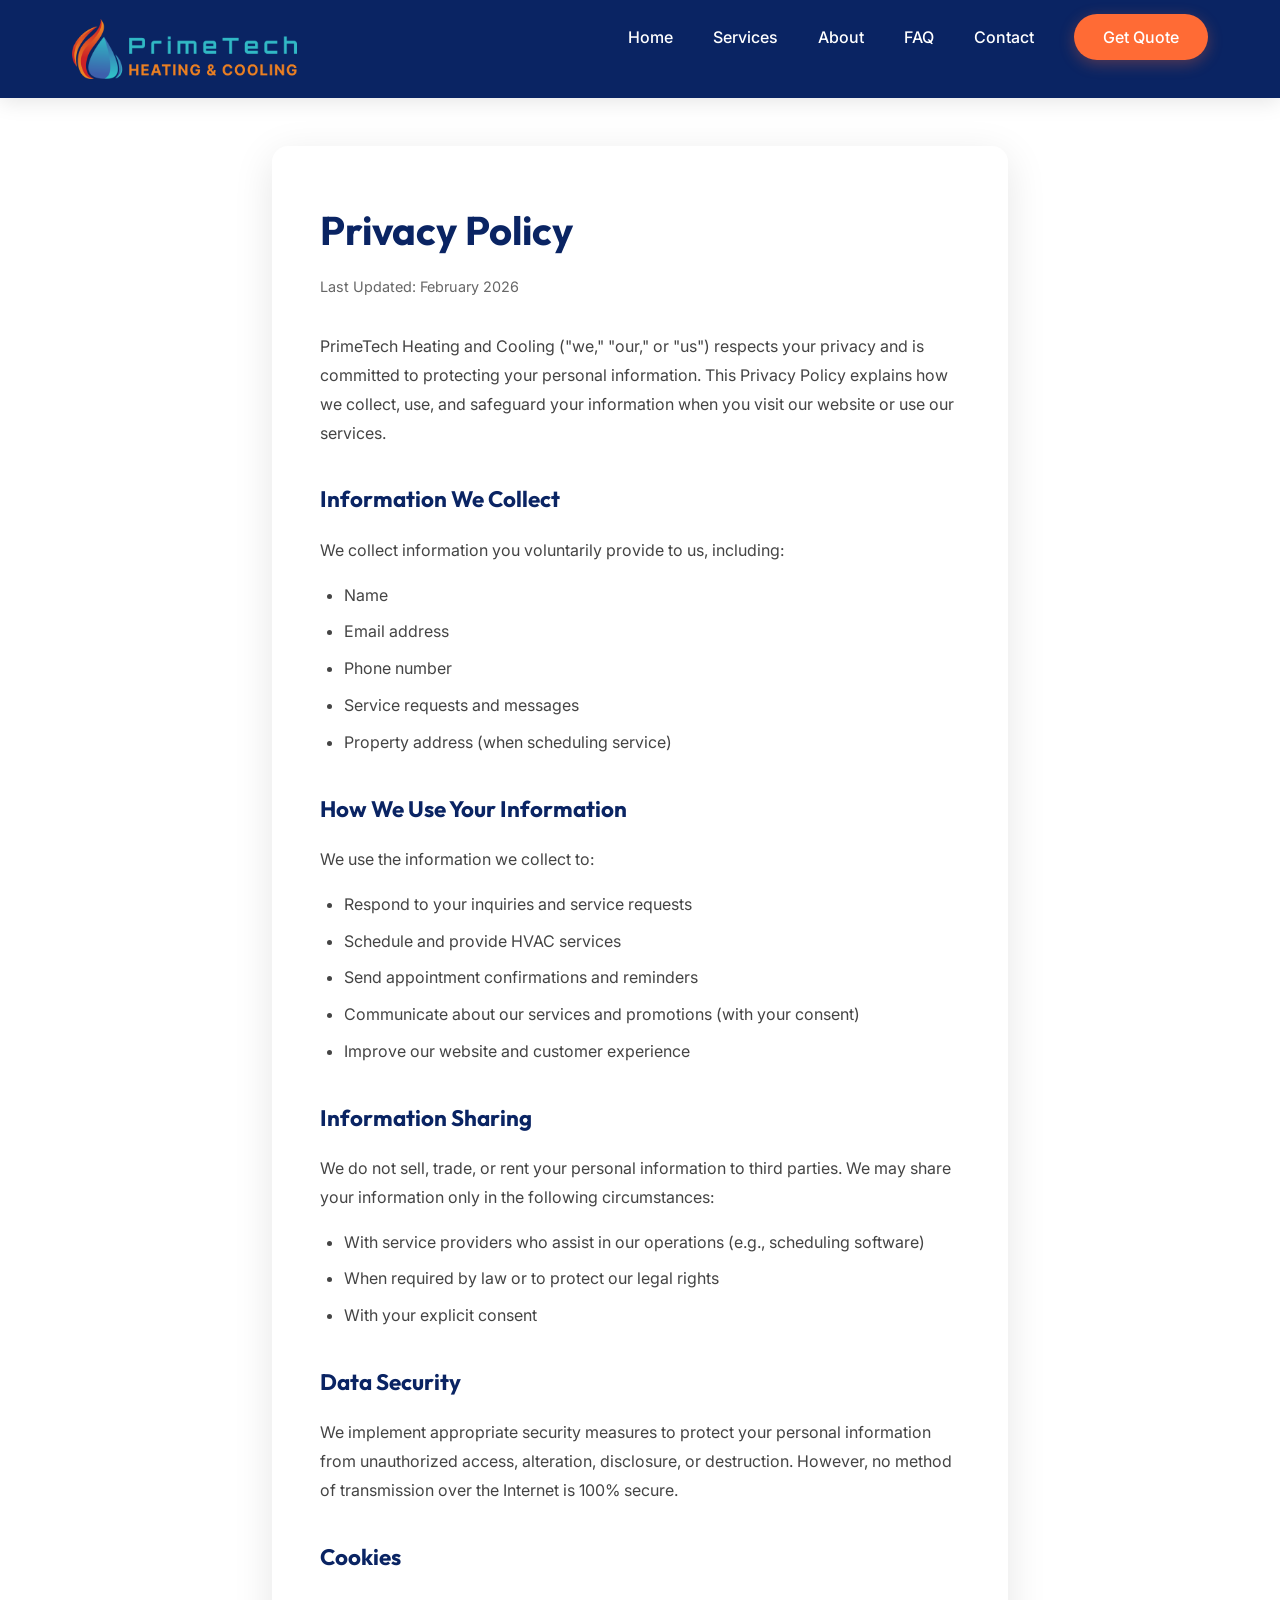
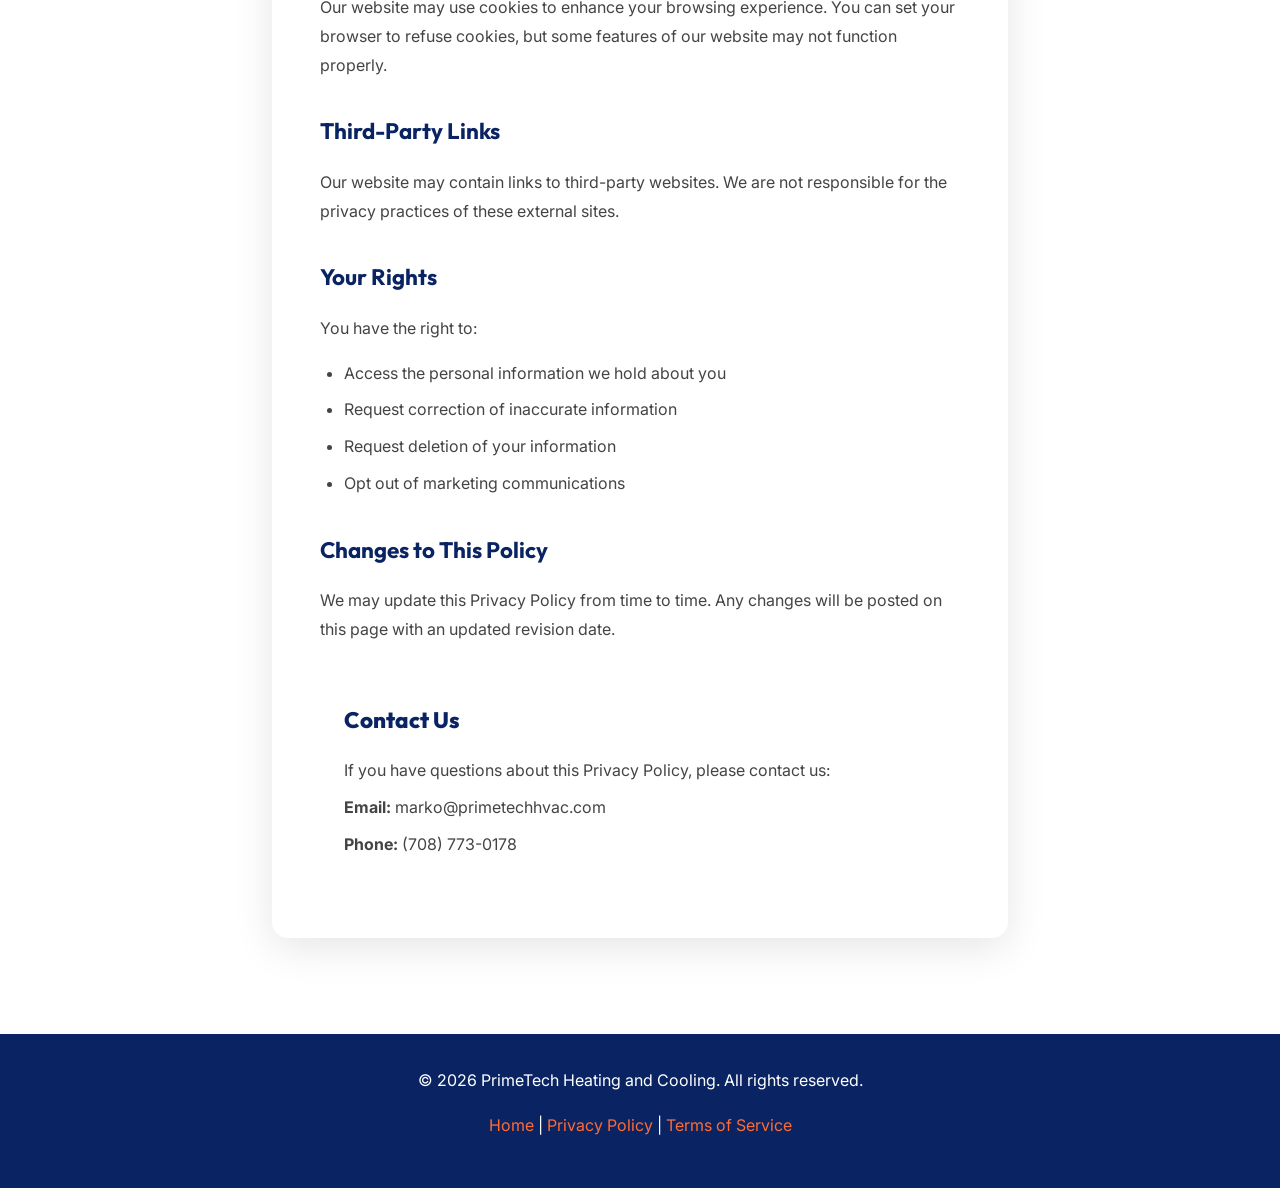
<file: privacy-policy.html>
<!DOCTYPE html>
<html lang="en">
<head>
    <meta charset="UTF-8">
    <meta name="viewport" content="width=device-width, initial-scale=1.0">
    <meta name="description" content="Read the privacy policy of PrimeTech Heating and Cooling. Learn how we collect, use, and protect your personal information.">
    <meta name="keywords" content="privacy policy, data protection, PrimeTech privacy">
    <link rel="canonical" href="https://www.primetechhvac.com/privacy-policy.html">
    <meta property="og:title" content="Privacy Policy | PrimeTech Heating and Cooling">
    <meta property="og:description" content="Read the privacy policy of PrimeTech Heating and Cooling. Learn how we collect, use, and protect your personal information.">
    <meta property="og:type" content="website">
    <meta property="og:url" content="https://www.primetechhvac.com/privacy-policy.html">
    <meta property="og:image" content="https://www.primetechhvac.com/FullLogo_Transparent_NoBuffer.png">
    <meta name="twitter:card" content="summary">
    <meta name="twitter:title" content="Privacy Policy | PrimeTech Heating and Cooling">
    <meta name="twitter:description" content="Read the privacy policy of PrimeTech Heating and Cooling. Learn how we collect, use, and protect your personal information.">
    <meta name="twitter:image" content="https://www.primetechhvac.com/FullLogo_Transparent_NoBuffer.png">
    <title>Privacy Policy | PrimeTech Heating and Cooling</title>
    <link rel="preconnect" href="https://fonts.googleapis.com">
    <link rel="preconnect" href="https://fonts.gstatic.com" crossorigin>
    <link href="https://fonts.googleapis.com/css2?family=Outfit:wght@400;600;700;800&family=Inter:wght@400;500&display=swap" rel="stylesheet">
    <link rel="icon" type="image/x-icon" href="favicon.ico">
    <link rel="icon" type="image/png" sizes="32x32" href="favicon-32x32.png">
    <link rel="apple-touch-icon" sizes="180x180" href="apple-touch-icon.png">
    <link rel="stylesheet" href="styles.css">
</head>
<body class="legal-page">
        <nav class="navbar" id="navbar">
        <div class="nav-container">
            <a href="index.html" class="logo">
                <img src="FullLogo_Transparent_NoBuffer.png" alt="PrimeTech Logo" class="logo-image">

            </a>
            <button class="hamburger" id="hamburger" aria-label="Toggle navigation menu" aria-expanded="false"><span></span><span></span><span></span></button>
            <ul class="nav-links">
                <li><a href="index.html">Home</a></li>
                <li><a href="services.html">Services</a></li>
                <li><a href="about.html">About</a></li>
                <li><a href="faq.html">FAQ</a></li>
                <li><a href="contact.html">Contact</a></li>
                <li><a href="contact.html" class="cta-button">Get Quote</a></li>
            </ul>
        </div>
    </nav>
    <div class="mobile-overlay" id="mobileOverlay" role="presentation"></div>

    <main>
    <div class="content">
        <div class="content-card">
            <h1>Privacy Policy</h1>
            <p class="last-updated">Last Updated: February 2026</p>

            <p>PrimeTech Heating and Cooling ("we," "our," or "us") respects your privacy and is committed to protecting your personal information. This Privacy Policy explains how we collect, use, and safeguard your information when you visit our website or use our services.</p>

            <h2>Information We Collect</h2>
            <p>We collect information you voluntarily provide to us, including:</p>
            <ul>
                <li>Name</li>
                <li>Email address</li>
                <li>Phone number</li>
                <li>Service requests and messages</li>
                <li>Property address (when scheduling service)</li>
            </ul>

            <h2>How We Use Your Information</h2>
            <p>We use the information we collect to:</p>
            <ul>
                <li>Respond to your inquiries and service requests</li>
                <li>Schedule and provide HVAC services</li>
                <li>Send appointment confirmations and reminders</li>
                <li>Communicate about our services and promotions (with your consent)</li>
                <li>Improve our website and customer experience</li>
            </ul>

            <h2>Information Sharing</h2>
            <p>We do not sell, trade, or rent your personal information to third parties. We may share your information only in the following circumstances:</p>
            <ul>
                <li>With service providers who assist in our operations (e.g., scheduling software)</li>
                <li>When required by law or to protect our legal rights</li>
                <li>With your explicit consent</li>
            </ul>

            <h2>Data Security</h2>
            <p>We implement appropriate security measures to protect your personal information from unauthorized access, alteration, disclosure, or destruction. However, no method of transmission over the Internet is 100% secure.</p>

            <h2>Cookies</h2>
            <p>Our website may use cookies to enhance your browsing experience. You can set your browser to refuse cookies, but some features of our website may not function properly.</p>

            <h2>Third-Party Links</h2>
            <p>Our website may contain links to third-party websites. We are not responsible for the privacy practices of these external sites.</p>

            <h2>Your Rights</h2>
            <p>You have the right to:</p>
            <ul>
                <li>Access the personal information we hold about you</li>
                <li>Request correction of inaccurate information</li>
                <li>Request deletion of your information</li>
                <li>Opt out of marketing communications</li>
            </ul>

            <h2>Changes to This Policy</h2>
            <p>We may update this Privacy Policy from time to time. Any changes will be posted on this page with an updated revision date.</p>

            <div class="contact-info">
                <h2 style="margin-top: 0;">Contact Us</h2>
                <p>If you have questions about this Privacy Policy, please contact us:</p>
                <p><strong>Email:</strong> marko@primetechhvac.com</p>
                <p><strong>Phone:</strong> (708) 773-0178</p>
            </div>
        </div>
    </div>
    </main>

        <footer class="footer">
        <p>&copy; 2026 PrimeTech Heating and Cooling. All rights reserved.</p>
        <p style="margin-top: 0.5rem;"><a href="index.html">Home</a> | <a href="privacy-policy.html">Privacy Policy</a> | <a href="terms-of-service.html">Terms of Service</a></p>
    </footer>
    <script src="script.js"></script>
</body>
</html>
</file>
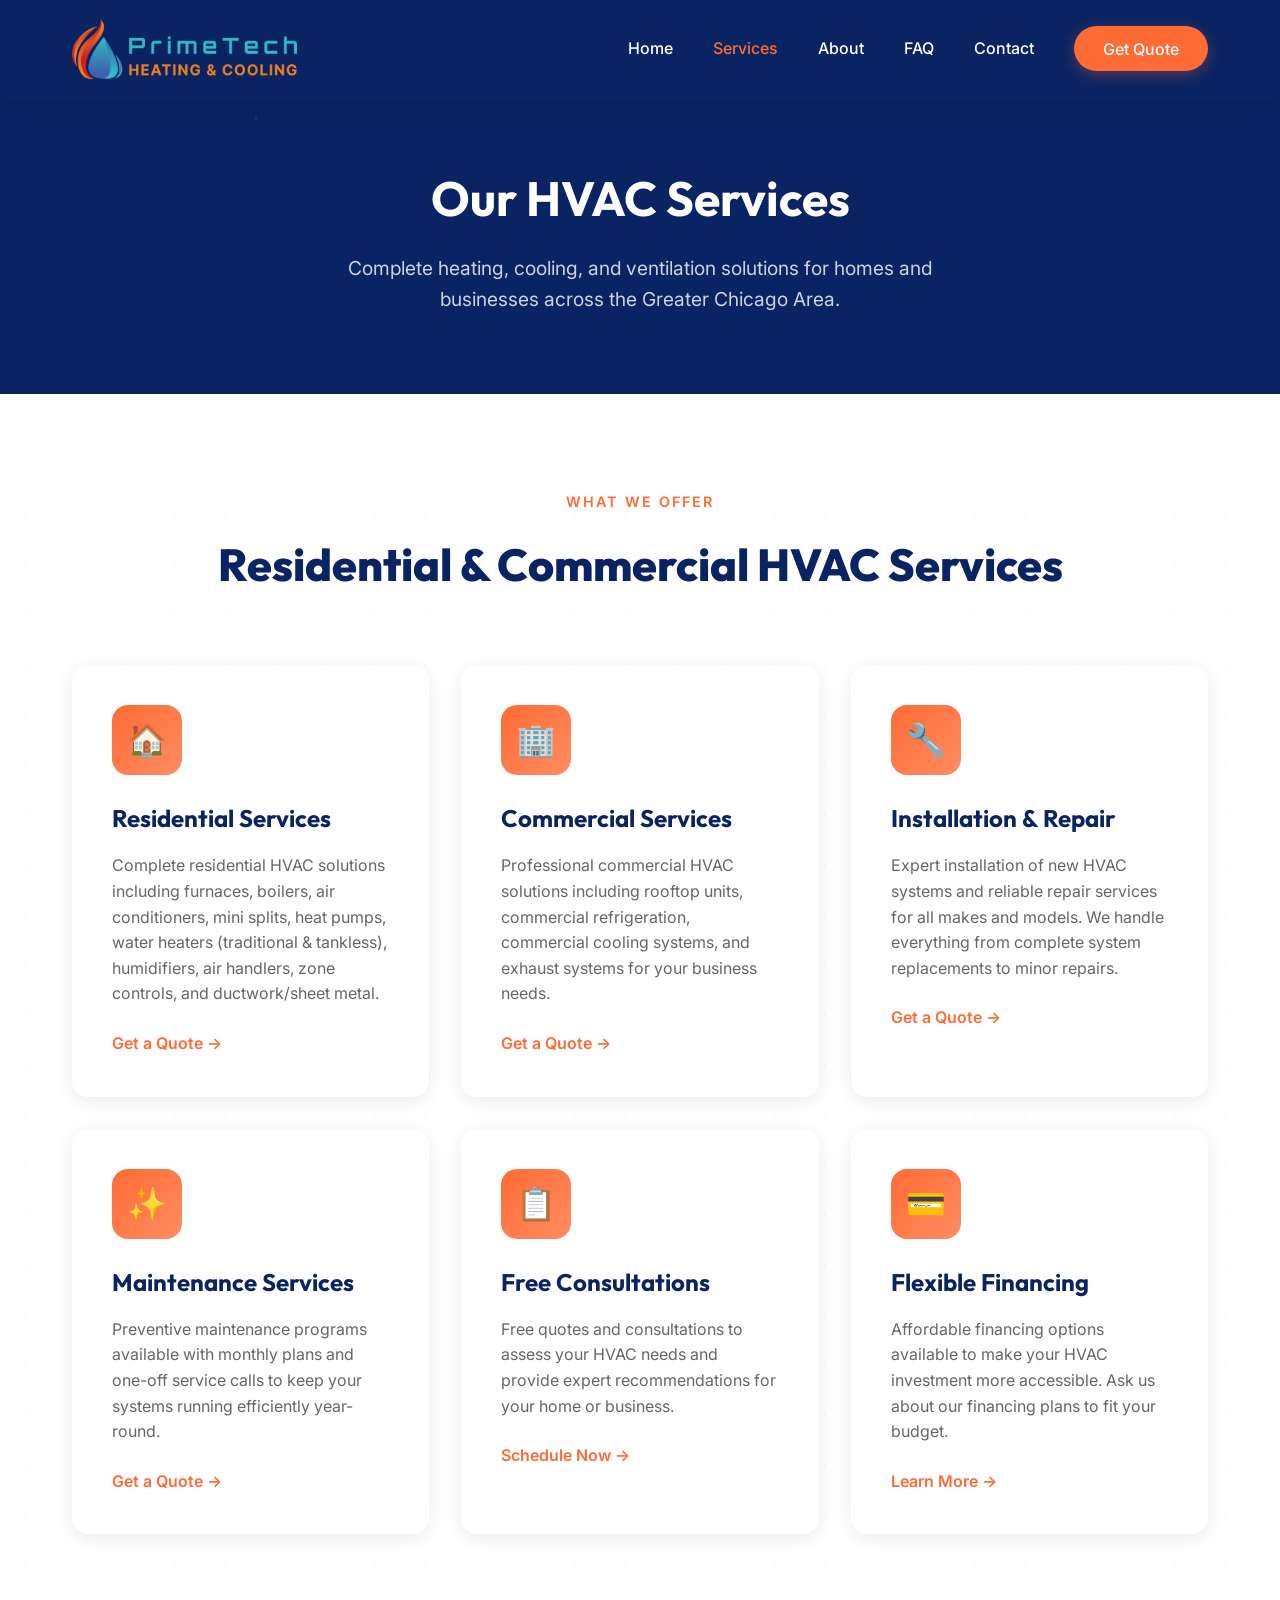
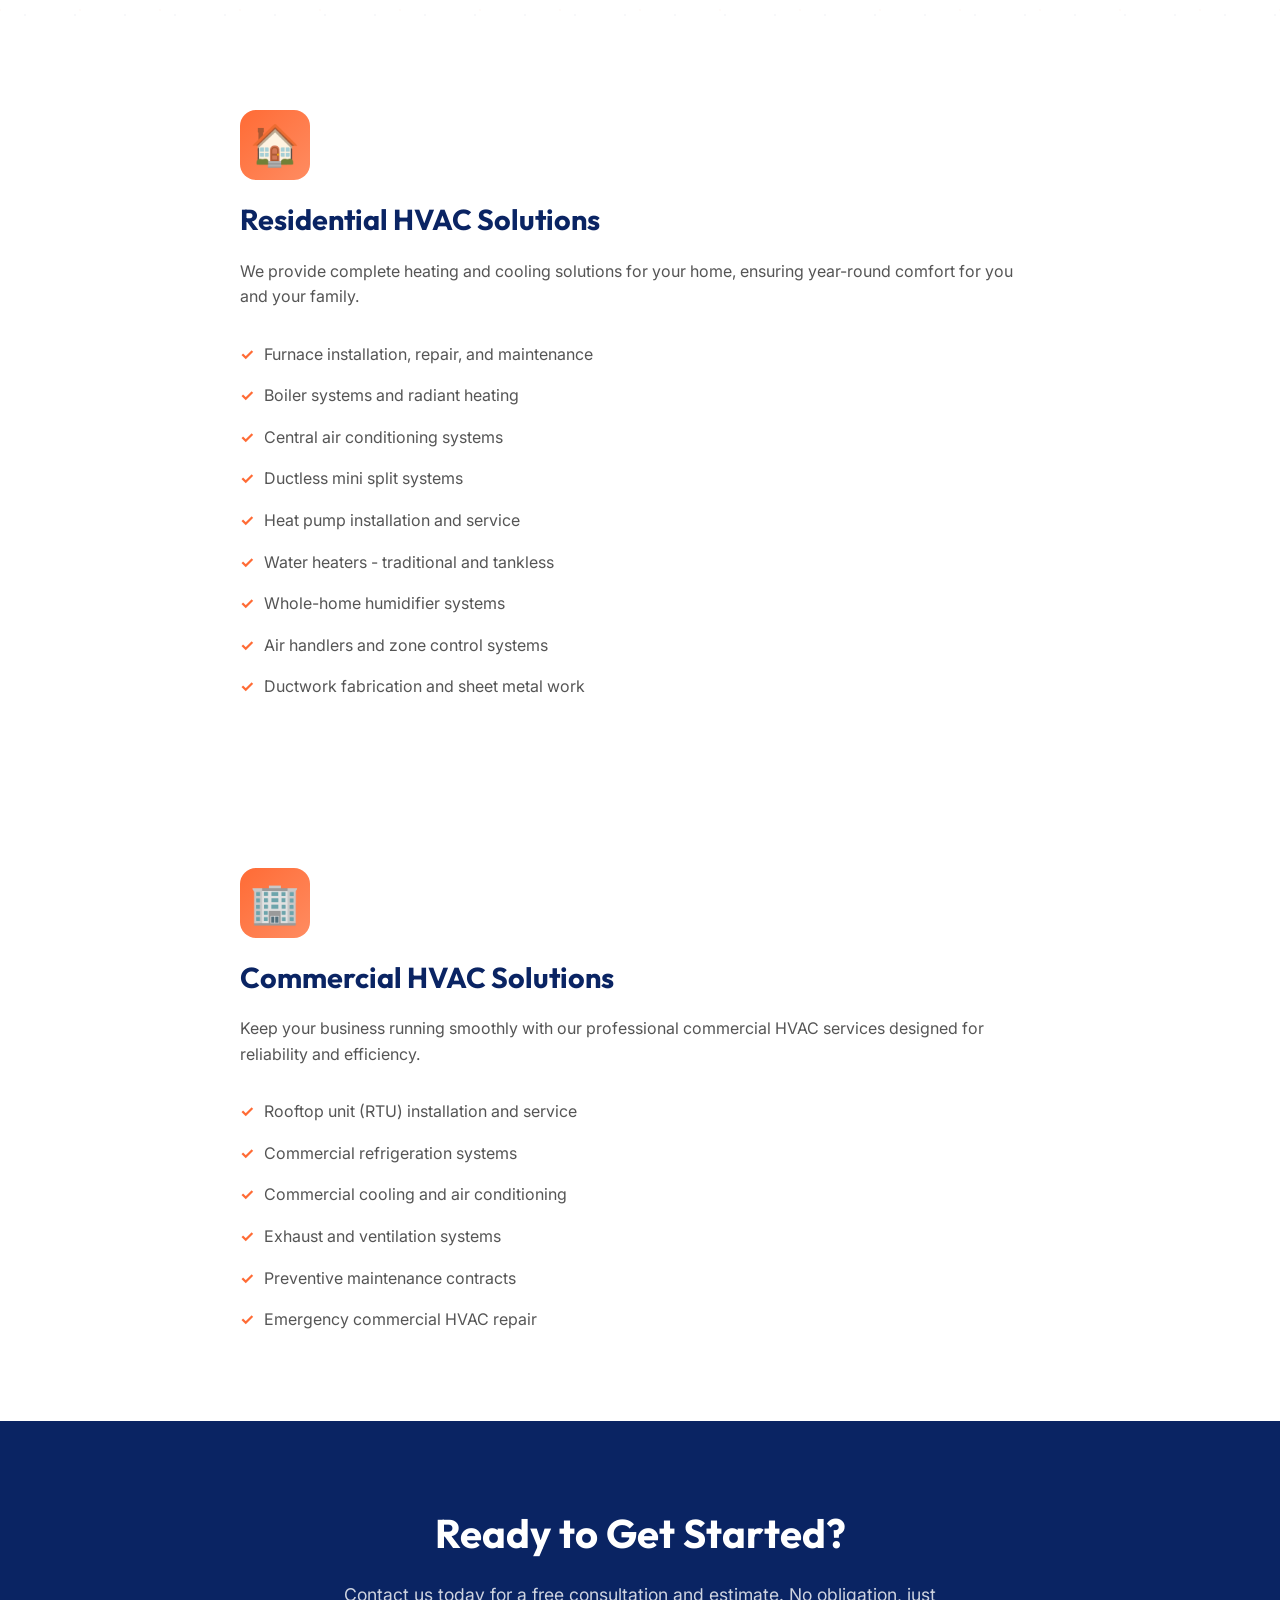
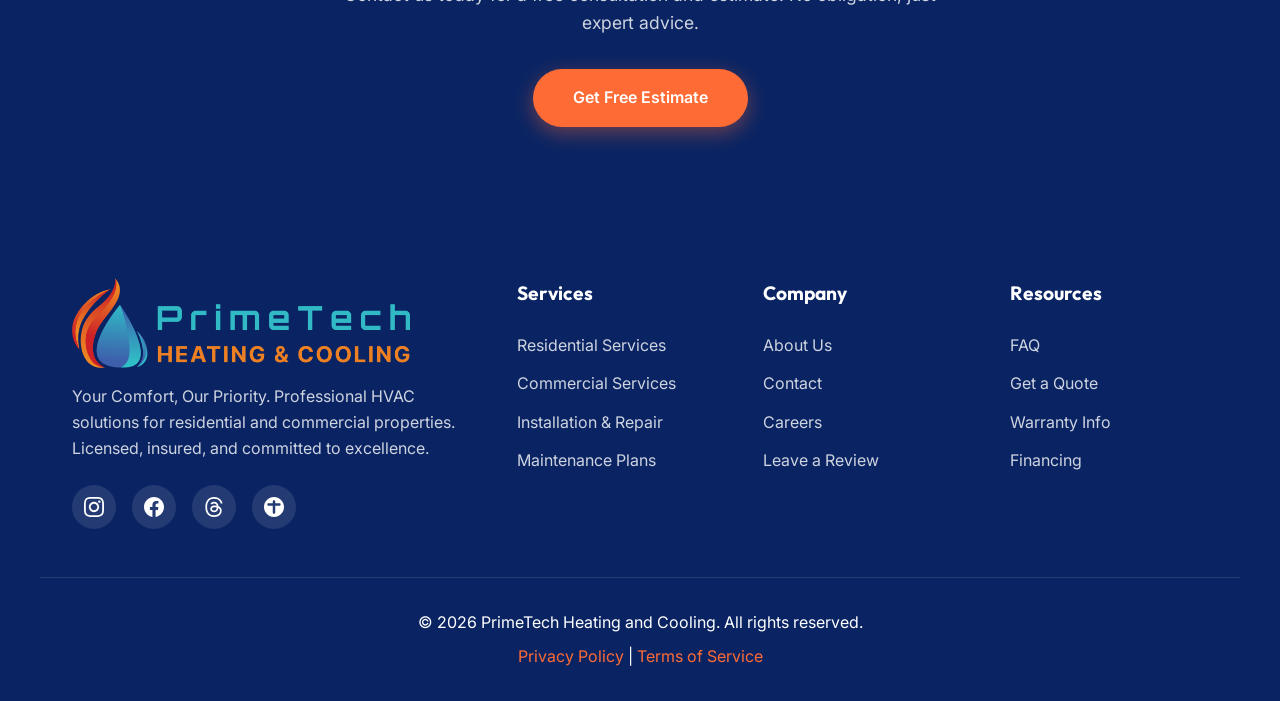
<file: services.html>
<!DOCTYPE html>
<html lang="en">
<head>
    <meta charset="UTF-8">
    <meta name="viewport" content="width=device-width, initial-scale=1.0">
    <meta name="description" content="Explore our full range of HVAC services: AC installation, furnace repair, duct cleaning, heat pump service, and emergency HVAC repairs. Licensed and insured technicians.">
    <meta name="keywords" content="HVAC services, AC installation, furnace repair, duct cleaning, heat pump, emergency HVAC">
    <link rel="canonical" href="https://www.primetechhvac.com/services.html">
    <meta property="og:title" content="Our Services | PrimeTech Heating and Cooling">
    <meta property="og:description" content="Explore our full range of HVAC services: AC installation, furnace repair, duct cleaning, heat pump service, and emergency HVAC repairs. Licensed and insured technicians.">
    <meta property="og:type" content="website">
    <meta property="og:url" content="https://www.primetechhvac.com/services.html">
    <meta property="og:image" content="https://www.primetechhvac.com/FullLogo_Transparent_NoBuffer.png">
    <meta name="twitter:card" content="summary">
    <meta name="twitter:title" content="Our Services | PrimeTech Heating and Cooling">
    <meta name="twitter:description" content="Explore our full range of HVAC services: AC installation, furnace repair, duct cleaning, heat pump service, and emergency HVAC repairs. Licensed and insured technicians.">
    <meta name="twitter:image" content="https://www.primetechhvac.com/FullLogo_Transparent_NoBuffer.png">
    <title>Our Services | PrimeTech Heating and Cooling</title>
    <link rel="preconnect" href="https://fonts.googleapis.com">
    <link rel="preconnect" href="https://fonts.gstatic.com" crossorigin>
    <link href="https://fonts.googleapis.com/css2?family=Outfit:wght@400;600;700;800&family=Inter:wght@400;500&display=swap" rel="stylesheet">
    <link rel="icon" type="image/x-icon" href="favicon.ico">
    <link rel="icon" type="image/png" sizes="32x32" href="favicon-32x32.png">
    <link rel="apple-touch-icon" sizes="180x180" href="apple-touch-icon.png">
    <link rel="stylesheet" href="styles.css">
</head>
<body>
    <!-- Navbar -->
    <nav class="navbar" id="navbar">
        <div class="nav-container">
            <a href="index.html" class="logo">
                <img src="FullLogo_Transparent_NoBuffer.png" alt="PrimeTech Logo" class="logo-image">

            </a>
            <button class="hamburger" id="hamburger" aria-label="Toggle navigation menu" aria-expanded="false"><span></span><span></span><span></span></button>
            <ul class="nav-links">
                <li><a href="index.html">Home</a></li>
                <li><a href="services.html" style="color: var(--orange);">Services</a></li>
                <li><a href="about.html">About</a></li>
                <li><a href="faq.html">FAQ</a></li>
                <li><a href="contact.html">Contact</a></li>
                <li><a href="contact.html" class="cta-button">Get Quote</a></li>
            </ul>
        </div>
    </nav>
    <div class="mobile-overlay" id="mobileOverlay" role="presentation"></div>

    <main>
    <!-- Page Header -->
    <section class="page-header">
        <div class="container">
            <h1>Our HVAC Services</h1>
            <p>Complete heating, cooling, and ventilation solutions for homes and businesses across the Greater Chicago Area.</p>
        </div>
    </section>

    <!-- All Services -->
    <section class="services" id="services">
        <div class="container">
            <div class="section-header">
                <span class="section-tag">What We Offer</span>
                <h2 class="section-title">Residential & Commercial HVAC Services</h2>
            </div>
            <div class="services-grid">
                <div class="service-card">
                    <div class="service-icon">🏠</div>
                    <h3>Residential Services</h3>
                    <p>Complete residential HVAC solutions including furnaces, boilers, air conditioners, mini splits, heat pumps, water heaters (traditional & tankless), humidifiers, air handlers, zone controls, and ductwork/sheet metal.</p>
                    <a href="contact.html" class="service-link">Get a Quote →</a>
                </div>
                <div class="service-card">
                    <div class="service-icon">🏢</div>
                    <h3>Commercial Services</h3>
                    <p>Professional commercial HVAC solutions including rooftop units, commercial refrigeration, commercial cooling systems, and exhaust systems for your business needs.</p>
                    <a href="contact.html" class="service-link">Get a Quote →</a>
                </div>
                <div class="service-card">
                    <div class="service-icon">🔧</div>
                    <h3>Installation & Repair</h3>
                    <p>Expert installation of new HVAC systems and reliable repair services for all makes and models. We handle everything from complete system replacements to minor repairs.</p>
                    <a href="contact.html" class="service-link">Get a Quote →</a>
                </div>
                <div class="service-card">
                    <div class="service-icon">✨</div>
                    <h3>Maintenance Services</h3>
                    <p>Preventive maintenance programs available with monthly plans and one-off service calls to keep your systems running efficiently year-round.</p>
                    <a href="contact.html" class="service-link">Get a Quote →</a>
                </div>
                <div class="service-card">
                    <div class="service-icon">📋</div>
                    <h3>Free Consultations</h3>
                    <p>Free quotes and consultations to assess your HVAC needs and provide expert recommendations for your home or business.</p>
                    <a href="contact.html" class="service-link">Schedule Now →</a>
                </div>
                <div class="service-card">
                    <div class="service-icon">💳</div>
                    <h3>Flexible Financing</h3>
                    <p>Affordable financing options available to make your HVAC investment more accessible. Ask us about our financing plans to fit your budget.</p>
                    <a href="contact.html" class="service-link">Learn More →</a>
                </div>
            </div>
        </div>
    </section>

    <!-- Detailed Service Sections -->
    <section class="service-detail">
        <div class="container">
            <div class="service-detail-content">
                <div class="service-icon" style="font-size: 2.5rem; margin-bottom: 1rem;">🏠</div>
                <h3>Residential HVAC Solutions</h3>
                <p style="color: #555; margin-bottom: 1.5rem;">We provide complete heating and cooling solutions for your home, ensuring year-round comfort for you and your family.</p>
                <ul>
                    <li>Furnace installation, repair, and maintenance</li>
                    <li>Boiler systems and radiant heating</li>
                    <li>Central air conditioning systems</li>
                    <li>Ductless mini split systems</li>
                    <li>Heat pump installation and service</li>
                    <li>Water heaters - traditional and tankless</li>
                    <li>Whole-home humidifier systems</li>
                    <li>Air handlers and zone control systems</li>
                    <li>Ductwork fabrication and sheet metal work</li>
                </ul>
            </div>
        </div>
    </section>

    <section class="service-detail">
        <div class="container">
            <div class="service-detail-content">
                <div class="service-icon" style="font-size: 2.5rem; margin-bottom: 1rem;">🏢</div>
                <h3>Commercial HVAC Solutions</h3>
                <p style="color: #555; margin-bottom: 1.5rem;">Keep your business running smoothly with our professional commercial HVAC services designed for reliability and efficiency.</p>
                <ul>
                    <li>Rooftop unit (RTU) installation and service</li>
                    <li>Commercial refrigeration systems</li>
                    <li>Commercial cooling and air conditioning</li>
                    <li>Exhaust and ventilation systems</li>
                    <li>Preventive maintenance contracts</li>
                    <li>Emergency commercial HVAC repair</li>
                </ul>
            </div>
        </div>
    </section>

    <!-- CTA Section -->
    <section class="cta-section">
        <div class="container">
            <h2>Ready to Get Started?</h2>
            <p>Contact us today for a free consultation and estimate. No obligation, just expert advice.</p>
            <a href="contact.html" class="btn-primary" style="display: inline-block;">Get Free Estimate</a>
        </div>
    </section>
    </main>

    <!-- Footer -->
    <footer class="footer">
        <div class="footer-content">
            <div class="footer-about">
                <div style="display: flex; align-items: center; gap: 1rem; margin-bottom: 1rem;">
                    <img src="FullLogo_Transparent_NoBuffer.png" alt="PrimeTech Logo" style="height: 90px; width: auto;">
                </div>
                <p>Your Comfort, Our Priority. Professional HVAC solutions for residential and commercial properties. Licensed, insured, and committed to excellence.</p>
                <div class="social-links">
                    <a href="https://www.instagram.com/primetech_hvac/" target="_blank" rel="noopener noreferrer" class="social-link" title="Follow us on Instagram">
                        <svg width="20" height="20" viewBox="0 0 24 24" fill="currentColor">
                            <path d="M12 2.163c3.204 0 3.584.012 4.85.07 3.252.148 4.771 1.691 4.919 4.919.058 1.265.069 1.645.069 4.849 0 3.205-.012 3.584-.069 4.849-.149 3.225-1.664 4.771-4.919 4.919-1.266.058-1.644.07-4.85.07-3.204 0-3.584-.012-4.849-.07-3.26-.149-4.771-1.699-4.919-4.92-.058-1.265-.07-1.644-.07-4.849 0-3.204.013-3.583.07-4.849.149-3.227 1.664-4.771 4.919-4.919 1.266-.057 1.645-.069 4.849-.069zm0-2.163c-3.259 0-3.667.014-4.947.072-4.358.2-6.78 2.618-6.98 6.98-.059 1.281-.073 1.689-.073 4.948 0 3.259.014 3.668.072 4.948.2 4.358 2.618 6.78 6.98 6.98 1.281.058 1.689.072 4.948.072 3.259 0 3.668-.014 4.948-.072 4.354-.2 6.782-2.618 6.979-6.98.059-1.28.073-1.689.073-4.948 0-3.259-.014-3.667-.072-4.947-.196-4.354-2.617-6.78-6.979-6.98-1.281-.059-1.69-.073-4.949-.073zm0 5.838c-3.403 0-6.162 2.759-6.162 6.162s2.759 6.163 6.162 6.163 6.162-2.759 6.162-6.163c0-3.403-2.759-6.162-6.162-6.162zm0 10.162c-2.209 0-4-1.79-4-4 0-2.209 1.791-4 4-4s4 1.791 4 4c0 2.21-1.791 4-4 4zm6.406-11.845c-.796 0-1.441.645-1.441 1.44s.645 1.44 1.441 1.44c.795 0 1.439-.645 1.439-1.44s-.644-1.44-1.439-1.44z"/>
                        </svg>
                    </a>
                    <a href="https://www.facebook.com/profile.php?id=61559227496451" target="_blank" rel="noopener noreferrer" class="social-link" title="Like us on Facebook">
                        <svg width="20" height="20" viewBox="0 0 24 24" fill="currentColor">
                            <path d="M24 12.073c0-6.627-5.373-12-12-12s-12 5.373-12 12c0 5.99 4.388 10.954 10.125 11.854v-8.385H7.078v-3.47h3.047V9.43c0-3.007 1.792-4.669 4.533-4.669 1.312 0 2.686.235 2.686.235v2.953H15.83c-1.491 0-1.956.925-1.956 1.874v2.25h3.328l-.532 3.47h-2.796v8.385C19.612 23.027 24 18.062 24 12.073z"/>
                        </svg>
                    </a>
                    <a href="https://www.threads.com/@primetech_hvac?xmt=AQF0wLMJzHf4GTzToMYW2pGzSfsD1p-ZI11cyTztCr6tVc0" target="_blank" rel="noopener noreferrer" class="social-link" title="Follow us on Threads">
                        <svg width="20" height="20" viewBox="0 0 192 192" fill="currentColor">
                            <path d="M141.537 88.9883C140.71 88.5919 139.87 88.2104 139.019 87.8451C137.537 60.5382 122.616 44.905 97.5619 44.745C97.4484 44.7443 97.3355 44.7443 97.222 44.7443C82.2364 44.7443 69.7731 51.1409 62.102 62.7807L75.881 72.2328C81.6116 63.5383 90.6052 61.6848 97.2286 61.6848C97.3051 61.6848 97.3819 61.6848 97.4576 61.6855C105.707 61.7381 111.932 64.1366 115.961 68.814C118.893 72.2193 120.854 76.925 121.825 82.8638C114.511 81.6207 106.601 81.2385 98.145 81.7233C74.3247 83.0954 59.0111 96.9879 60.0396 116.292C60.5615 126.084 65.4397 134.508 73.775 140.011C80.8224 144.663 89.899 146.938 99.3323 146.423C111.79 145.74 121.563 140.987 128.381 132.296C133.559 125.696 136.834 117.143 138.28 106.366C144.217 109.949 148.617 114.664 151.047 120.332C155.179 129.967 155.42 145.8 142.501 158.708C131.182 170.016 117.576 174.908 97.0135 175.059C74.2042 174.89 56.9538 167.575 45.7381 153.317C35.2355 139.966 29.8077 120.682 29.6052 96C29.8077 71.3178 35.2355 52.0336 45.7381 38.6827C56.9538 24.4249 74.2039 17.11 97.0132 16.9405C119.988 17.1113 137.539 24.4614 149.184 38.788C154.894 45.8136 159.199 54.6488 162.037 64.9503L178.184 60.6422C174.744 47.9622 169.331 37.0357 161.965 27.974C147.036 9.60668 125.202 0.195148 97.0695 0H96.9569C68.8816 0.19447 47.2921 9.6418 32.7883 28.0793C19.8819 44.4864 13.2244 67.3157 13.0007 95.9325L13 96L13.0007 96.0675C13.2244 124.684 19.8819 147.514 32.7883 163.921C47.2921 182.358 68.8816 191.806 96.9569 192H97.0695C122.03 191.827 139.624 185.292 154.118 170.811C173.081 151.866 172.51 128.119 166.26 113.541C161.776 103.087 153.227 94.5962 141.537 88.9883ZM98.4405 129.507C88.0005 130.095 77.1544 125.409 76.6196 115.372C76.2232 107.93 81.9158 99.626 99.0812 98.6368C101.047 98.5234 102.976 98.468 104.871 98.468C111.106 98.468 116.939 99.0737 122.242 100.233C120.264 124.935 108.662 128.946 98.4405 129.507Z"/>
                        </svg>
                    </a>
                    <a href="https://www.thumbtack.com/il/darien/central-air-conditioning-repair/primetech-heating-cooling/service/522299237017051143" target="_blank" rel="noopener noreferrer" class="social-link" title="Find us on Thumbtack">
                        <svg width="20" height="20" viewBox="0 0 24 24" fill="currentColor">
                            <path d="M12 0C5.4 0 0 5.4 0 12s5.4 12 12 12 12-5.4 12-12S18.6 0 12 0zm6.5 10.5h-5v8c0 .8-.7 1.5-1.5 1.5s-1.5-.7-1.5-1.5v-8h-5C4.7 10.5 4 9.8 4 9s.7-1.5 1.5-1.5h5v-2C10.5 4.7 11.2 4 12 4s1.5.7 1.5 1.5v2h5c.8 0 1.5.7 1.5 1.5s-.7 1.5-1.5 1.5z"/>
                        </svg>
                    </a>
                </div>
            </div>

            <div class="footer-links">
                <h4>Services</h4>
                <ul>
                    <li><a href="services.html">Residential Services</a></li>
                    <li><a href="services.html">Commercial Services</a></li>
                    <li><a href="services.html">Installation &amp; Repair</a></li>
                    <li><a href="services.html">Maintenance Plans</a></li>
                </ul>
            </div>

            <div class="footer-links">
                <h4>Company</h4>
                <ul>
                    <li><a href="about.html">About Us</a></li>
                    <li><a href="contact.html">Contact</a></li>
                    <li><a href="contact.html">Careers</a></li>
                    <li><a href="https://www.google.com/search?sca_esv=f92db7dcec5b925e&si=AL3DRZEsmMGCryMMFSHJ3StBhOdZ2-6yYkXd_doETEE1OR-qORruNHxJt1oXnj9jgune3X8bWXt3MdsDkxcYpGzIo7QSt6q4ORsCx_4eOIiB3rMGlnQO85hhqdTkYmJDQypnPB-aASWY4_dZXuzLnJ0OHnLIL96uiA%3D%3D&q=PrimeTech+Heating+%26+Cooling+Reviews" target="_blank" rel="noopener noreferrer">Leave a Review</a></li>
                </ul>
            </div>

            <div class="footer-links">
                <h4>Resources</h4>
                <ul>
                    <li><a href="faq.html">FAQ</a></li>
                    <li><a href="contact.html">Get a Quote</a></li>
                    <li><a href="contact.html">Warranty Info</a></li>
                    <li><a href="services.html">Financing</a></li>
                </ul>
            </div>
        </div>

        <div class="footer-bottom">
            <p>&copy; 2026 PrimeTech Heating and Cooling. All rights reserved.</p>
            <p style="margin-top: 0.5rem;"><a href="privacy-policy.html" style="color: var(--orange); text-decoration: none;">Privacy Policy</a> | <a href="terms-of-service.html" style="color: var(--orange); text-decoration: none;">Terms of Service</a></p>
        </div>
    </footer>
    <script src="script.js"></script>
</body>
</html>
</file>
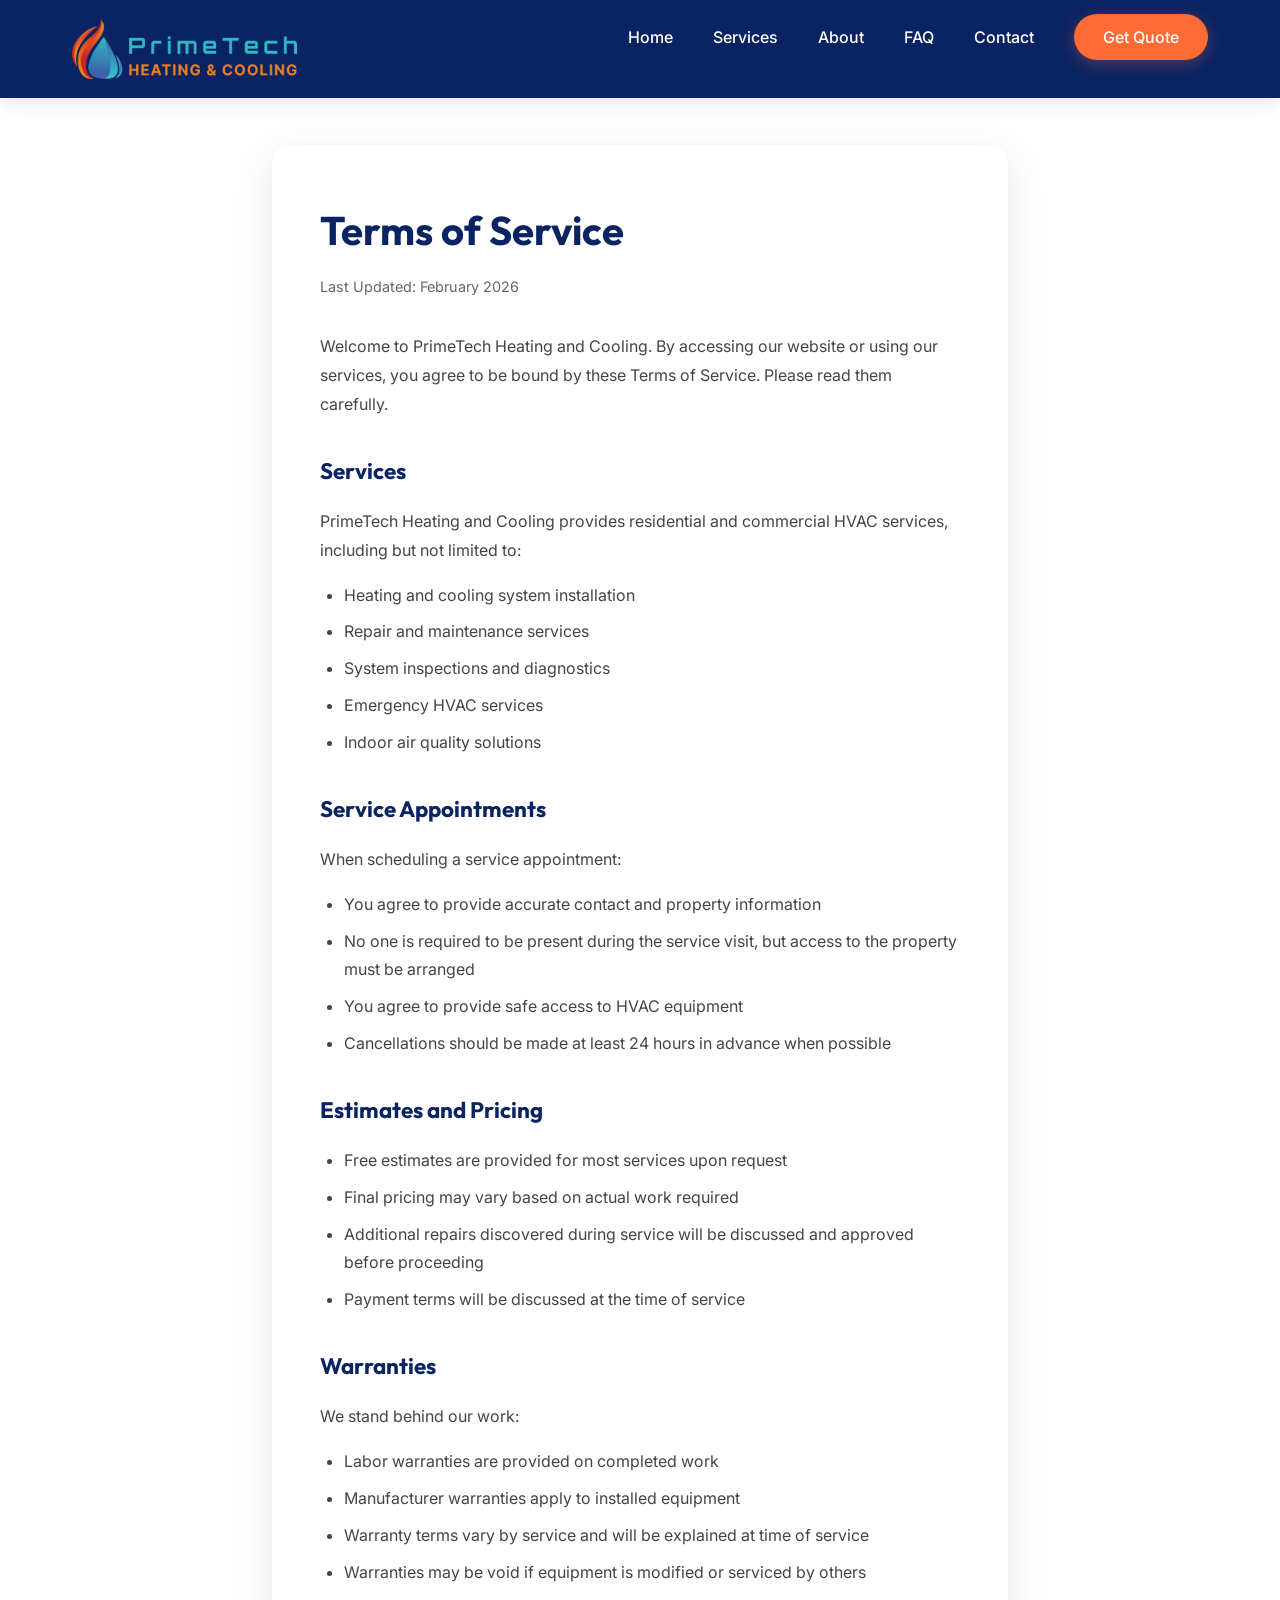
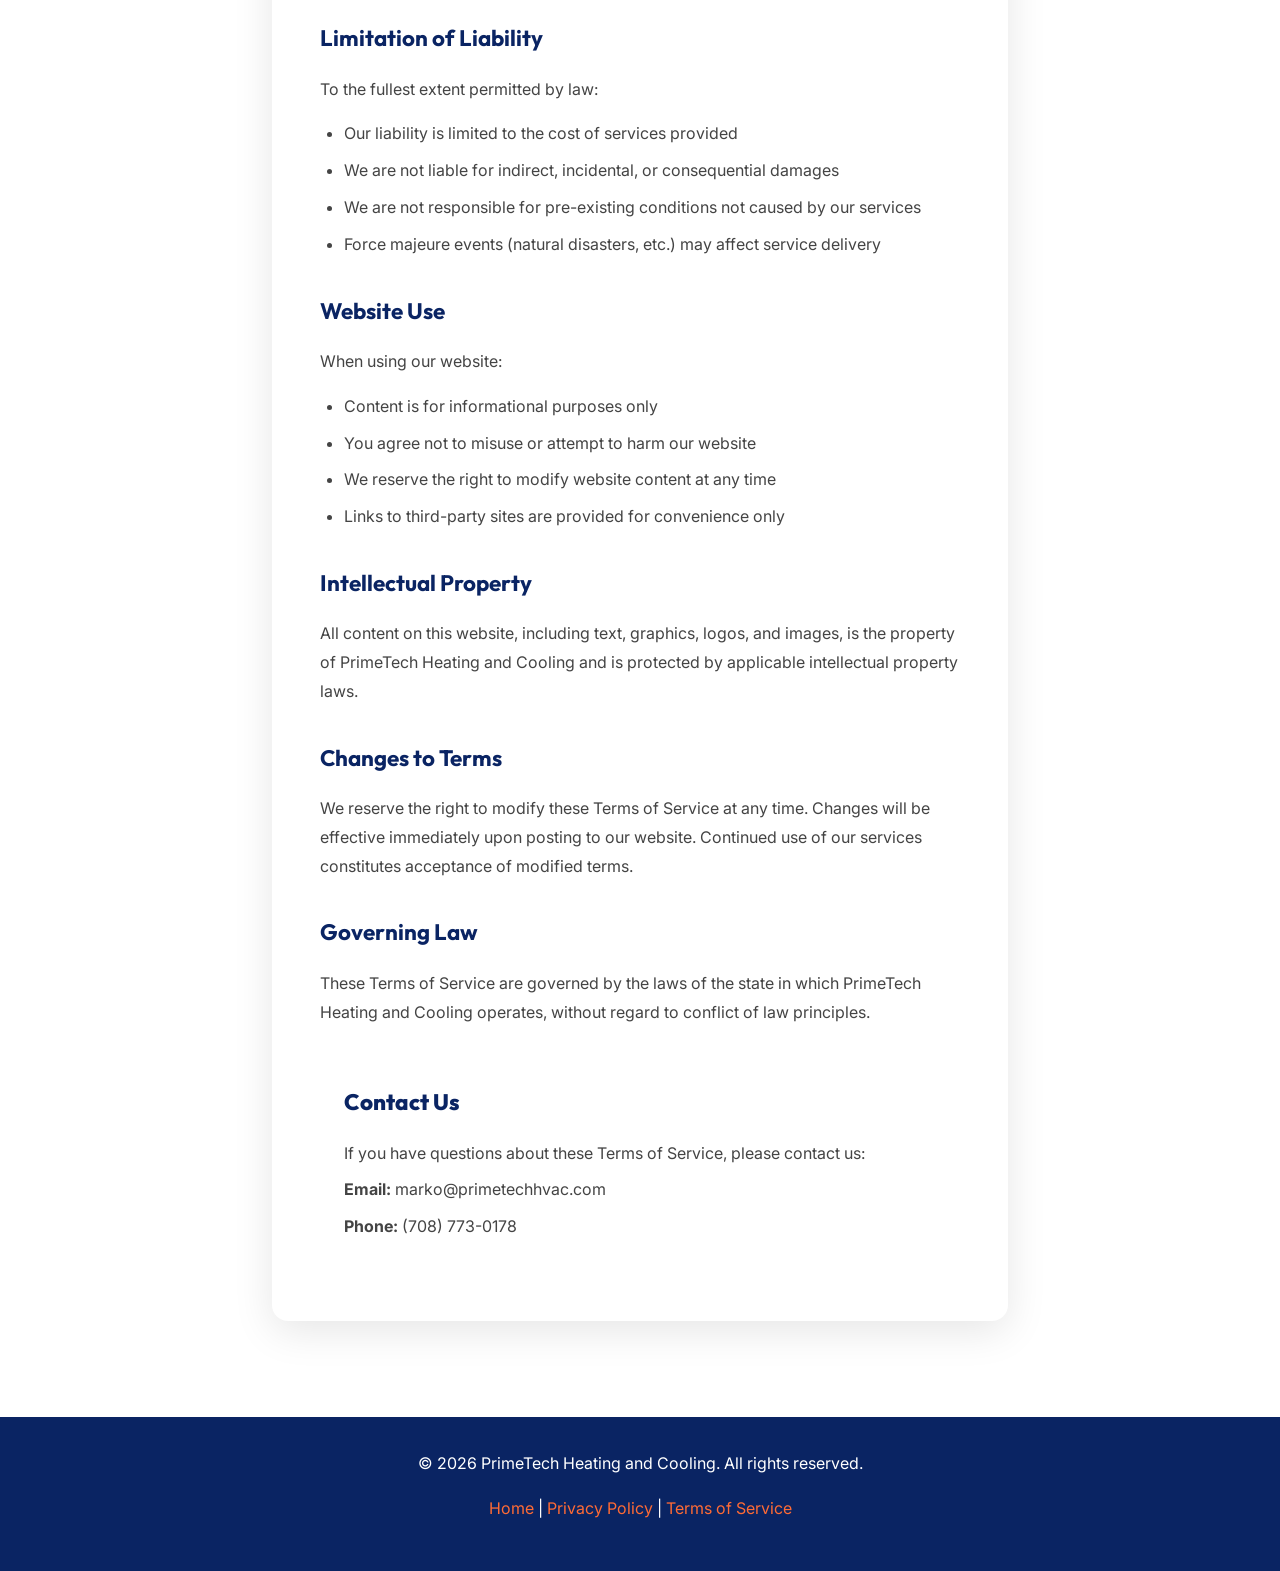
<file: terms-of-service.html>
<!DOCTYPE html>
<html lang="en">
<head>
    <meta charset="UTF-8">
    <meta name="viewport" content="width=device-width, initial-scale=1.0">
    <meta name="description" content="Review the terms of service for PrimeTech Heating and Cooling. Understand the conditions of using our website and services.">
    <meta name="keywords" content="terms of service, terms and conditions, PrimeTech terms">
    <link rel="canonical" href="https://www.primetechhvac.com/terms-of-service.html">
    <meta property="og:title" content="Terms of Service | PrimeTech Heating and Cooling">
    <meta property="og:description" content="Review the terms of service for PrimeTech Heating and Cooling. Understand the conditions of using our website and services.">
    <meta property="og:type" content="website">
    <meta property="og:url" content="https://www.primetechhvac.com/terms-of-service.html">
    <meta property="og:image" content="https://www.primetechhvac.com/FullLogo_Transparent_NoBuffer.png">
    <meta name="twitter:card" content="summary">
    <meta name="twitter:title" content="Terms of Service | PrimeTech Heating and Cooling">
    <meta name="twitter:description" content="Review the terms of service for PrimeTech Heating and Cooling. Understand the conditions of using our website and services.">
    <meta name="twitter:image" content="https://www.primetechhvac.com/FullLogo_Transparent_NoBuffer.png">
    <title>Terms of Service | PrimeTech Heating and Cooling</title>
    <link rel="preconnect" href="https://fonts.googleapis.com">
    <link rel="preconnect" href="https://fonts.gstatic.com" crossorigin>
    <link href="https://fonts.googleapis.com/css2?family=Outfit:wght@400;600;700;800&family=Inter:wght@400;500&display=swap" rel="stylesheet">
    <link rel="icon" type="image/x-icon" href="favicon.ico">
    <link rel="icon" type="image/png" sizes="32x32" href="favicon-32x32.png">
    <link rel="apple-touch-icon" sizes="180x180" href="apple-touch-icon.png">
    <link rel="stylesheet" href="styles.css">
</head>
<body class="legal-page">
        <nav class="navbar" id="navbar">
        <div class="nav-container">
            <a href="index.html" class="logo">
                <img src="FullLogo_Transparent_NoBuffer.png" alt="PrimeTech Logo" class="logo-image">

            </a>
            <button class="hamburger" id="hamburger" aria-label="Toggle navigation menu" aria-expanded="false"><span></span><span></span><span></span></button>
            <ul class="nav-links">
                <li><a href="index.html">Home</a></li>
                <li><a href="services.html">Services</a></li>
                <li><a href="about.html">About</a></li>
                <li><a href="faq.html">FAQ</a></li>
                <li><a href="contact.html">Contact</a></li>
                <li><a href="contact.html" class="cta-button">Get Quote</a></li>
            </ul>
        </div>
    </nav>
    <div class="mobile-overlay" id="mobileOverlay" role="presentation"></div>

    <main>
    <div class="content">
        <div class="content-card">
            <h1>Terms of Service</h1>
            <p class="last-updated">Last Updated: February 2026</p>

            <p>Welcome to PrimeTech Heating and Cooling. By accessing our website or using our services, you agree to be bound by these Terms of Service. Please read them carefully.</p>

            <h2>Services</h2>
            <p>PrimeTech Heating and Cooling provides residential and commercial HVAC services, including but not limited to:</p>
            <ul>
                <li>Heating and cooling system installation</li>
                <li>Repair and maintenance services</li>
                <li>System inspections and diagnostics</li>
                <li>Emergency HVAC services</li>
                <li>Indoor air quality solutions</li>
            </ul>

            <h2>Service Appointments</h2>
            <p>When scheduling a service appointment:</p>
            <ul>
                <li>You agree to provide accurate contact and property information</li>
                <li>No one is required to be present during the service visit, but access to the property must be arranged</li>
                <li>You agree to provide safe access to HVAC equipment</li>
                <li>Cancellations should be made at least 24 hours in advance when possible</li>
            </ul>

            <h2>Estimates and Pricing</h2>
            <ul>
                <li>Free estimates are provided for most services upon request</li>
                <li>Final pricing may vary based on actual work required</li>
                <li>Additional repairs discovered during service will be discussed and approved before proceeding</li>
                <li>Payment terms will be discussed at the time of service</li>
            </ul>

            <h2>Warranties</h2>
            <p>We stand behind our work:</p>
            <ul>
                <li>Labor warranties are provided on completed work</li>
                <li>Manufacturer warranties apply to installed equipment</li>
                <li>Warranty terms vary by service and will be explained at time of service</li>
                <li>Warranties may be void if equipment is modified or serviced by others</li>
            </ul>

            <h2>Limitation of Liability</h2>
            <p>To the fullest extent permitted by law:</p>
            <ul>
                <li>Our liability is limited to the cost of services provided</li>
                <li>We are not liable for indirect, incidental, or consequential damages</li>
                <li>We are not responsible for pre-existing conditions not caused by our services</li>
                <li>Force majeure events (natural disasters, etc.) may affect service delivery</li>
            </ul>

            <h2>Website Use</h2>
            <p>When using our website:</p>
            <ul>
                <li>Content is for informational purposes only</li>
                <li>You agree not to misuse or attempt to harm our website</li>
                <li>We reserve the right to modify website content at any time</li>
                <li>Links to third-party sites are provided for convenience only</li>
            </ul>

            <h2>Intellectual Property</h2>
            <p>All content on this website, including text, graphics, logos, and images, is the property of PrimeTech Heating and Cooling and is protected by applicable intellectual property laws.</p>

            <h2>Changes to Terms</h2>
            <p>We reserve the right to modify these Terms of Service at any time. Changes will be effective immediately upon posting to our website. Continued use of our services constitutes acceptance of modified terms.</p>

            <h2>Governing Law</h2>
            <p>These Terms of Service are governed by the laws of the state in which PrimeTech Heating and Cooling operates, without regard to conflict of law principles.</p>

            <div class="contact-info">
                <h2 style="margin-top: 0;">Contact Us</h2>
                <p>If you have questions about these Terms of Service, please contact us:</p>
                <p><strong>Email:</strong> marko@primetechhvac.com</p>
                <p><strong>Phone:</strong> (708) 773-0178</p>
            </div>
        </div>
    </div>
    </main>

        <footer class="footer">
        <p>&copy; 2026 PrimeTech Heating and Cooling. All rights reserved.</p>
        <p style="margin-top: 0.5rem;"><a href="index.html">Home</a> | <a href="privacy-policy.html">Privacy Policy</a> | <a href="terms-of-service.html">Terms of Service</a></p>
    </footer>
    <script src="script.js"></script>
</body>
</html>
</file>
<file: styles.css>
html {
    scroll-behavior: smooth;
    scroll-padding-top: 100px;
}

* {
    margin: 0;
    padding: 0;
    box-sizing: border-box;
}

:root {
    --deep-blue: #0A2463;
    --medium-blue: #1E3A8A;
    --orange: #FF6B35;
    --light-orange: #FF8C61;
    --dark-orange: #E85A2A;
    --white: #FFFFFF;
    --light-gray: #F8F9FA;
    --text-dark: #1A1A1A;
}

body {
    font-family: 'Inter', sans-serif;
    color: var(--text-dark);
    line-height: 1.6;
    overflow-x: hidden;
}

/* Navbar */
.navbar {
    position: fixed;
    top: 0;
    width: 100%;
    background: var(--deep-blue);
    backdrop-filter: blur(10px);
    z-index: 1000;
    padding: 1.2rem 0;
    transition: all 0.3s ease;
    box-shadow: 0 4px 20px rgba(0, 0, 0, 0.1);
}

.navbar.scrolled {
    padding: 0.8rem 0;
    background: var(--deep-blue);
}

.nav-container {
    max-width: 1200px;
    margin: 0 auto;
    padding: 0 2rem;
    display: flex;
    justify-content: space-between;
    align-items: center;
}

.logo {
    font-family: 'Outfit', sans-serif;
    font-size: 1.8rem;
    font-weight: 800;
    color: var(--white);
    text-decoration: none;
    display: flex;
    align-items: center;
    gap: 0.5rem;
    animation: fadeInDown 0.8s ease;
    transition: transform 0.3s ease;
}

.logo:hover {
    transform: scale(1.05);
}

.logo-image {
    height: 60px;
    width: auto;
    transition: transform 0.3s ease;
}

.logo-icon {
    width: 40px;
    height: 40px;
    background: var(--orange);
    border-radius: 8px;
    display: flex;
    align-items: center;
    justify-content: center;
    font-size: 1.5rem;
    transition: transform 0.3s ease;
}

.logo:hover .logo-icon {
    transform: rotate(90deg);
}

.nav-links {
    display: flex;
    gap: 2.5rem;
    list-style: none;
    align-items: center;
}

.nav-links a {
    color: var(--white);
    text-decoration: none;
    font-weight: 500;
    position: relative;
    transition: color 0.3s ease;
    animation: fadeInDown 0.8s ease backwards;
}

.nav-links a::after {
    content: '';
    position: absolute;
    bottom: -5px;
    left: 0;
    width: 0;
    height: 2px;
    background: var(--orange);
    transition: width 0.3s ease;
}

.nav-links a:hover {
    color: var(--orange);
}

.nav-links a:hover::after {
    width: 100%;
}

.nav-links li:nth-child(1) a { animation-delay: 0.1s; }
.nav-links li:nth-child(2) a { animation-delay: 0.2s; }
.nav-links li:nth-child(3) a { animation-delay: 0.3s; }
.nav-links li:nth-child(4) a { animation-delay: 0.4s; }

.cta-button {
    background: var(--orange);
    color: var(--white);
    padding: 0.8rem 1.8rem;
    border-radius: 50px;
    font-weight: 600;
    text-decoration: none;
    transition: all 0.3s ease;
    box-shadow: 0 4px 15px rgba(255, 107, 53, 0.3);
    position: relative;
    overflow: hidden;
    animation: fadeInDown 0.8s ease 0.5s backwards;
}

.cta-button::before {
    content: '';
    position: absolute;
    top: 50%;
    left: 50%;
    width: 0;
    height: 0;
    border-radius: 50%;
    background: var(--dark-orange);
    transition: width 0.6s ease, height 0.6s ease;
    transform: translate(-50%, -50%);
    z-index: -1;
}

.cta-button:hover::before {
    width: 300px;
    height: 300px;
}

.cta-button:hover {
    transform: translateY(-2px);
    box-shadow: 0 6px 25px rgba(255, 107, 53, 0.5);
}

/* Hero Section */
.hero {
    background: var(--deep-blue);
    min-height: 100vh;
    display: flex;
    align-items: center;
    position: relative;
    overflow: hidden;
    margin-top: 0; padding-top: 100px;
}

/* Animated Background Particles */
.hero::before {
    content: '';
    position: absolute;
    width: 100%;
    height: 100%;
    background-image:
        radial-gradient(2px 2px at 20% 30%, rgba(255, 107, 53, 0.25), transparent),
        radial-gradient(2px 2px at 60% 70%, rgba(255, 140, 97, 0.25), transparent),
        radial-gradient(1px 1px at 50% 50%, rgba(255, 107, 53, 0.2), transparent),
        radial-gradient(1px 1px at 80% 10%, rgba(255, 107, 53, 0.2), transparent),
        radial-gradient(2px 2px at 90% 60%, rgba(255, 140, 97, 0.2), transparent),
        radial-gradient(1px 1px at 33% 80%, rgba(255, 107, 53, 0.25), transparent);
    background-size: 200% 200%;
    background-position: 0% 0%;
    animation: particleFloat 25s ease-in-out infinite;
    opacity: 0.5;
    pointer-events: none;
    will-change: background-position;
}

/* Depth Layer 1 - Far background */
.depth-layer-1 {
    position: absolute;
    width: 120%;
    height: 120%;
    top: -10%;
    left: -10%;
    background:
        radial-gradient(circle at 80% 20%, rgba(255, 107, 53, 0.08) 0%, transparent 50%),
        radial-gradient(circle at 20% 80%, rgba(100, 149, 237, 0.08) 0%, transparent 50%);
    animation: depthFloat1 20s ease-in-out infinite;
    filter: blur(60px);
    opacity: 0.6;
}

/* Depth Layer 2 - Middle background */
.depth-layer-2 {
    position: absolute;
    width: 100%;
    height: 100%;
    background-image:
        repeating-linear-gradient(0deg, transparent, transparent 2px, rgba(255, 107, 53, 0.02) 2px, rgba(255, 107, 53, 0.02) 4px),
        repeating-linear-gradient(90deg, transparent, transparent 2px, rgba(255, 107, 53, 0.02) 2px, rgba(255, 107, 53, 0.02) 4px);
    background-size: 60px 60px;
    animation: gridSlide 30s linear infinite;
    opacity: 0.3;
}

/* Depth Layer 3 - Near background with shadows */
.depth-layer-3 {
    position: absolute;
    width: 100%;
    height: 100%;
    background:
        radial-gradient(ellipse at 30% 40%, rgba(0, 0, 0, 0.2) 0%, transparent 40%),
        radial-gradient(ellipse at 70% 60%, rgba(0, 0, 0, 0.15) 0%, transparent 40%);
    opacity: 0.4;
}

/* Floating orbs for depth */
.floating-orb {
    position: absolute;
    border-radius: 50%;
    pointer-events: none;
    filter: blur(40px);
}

.floating-orb-1 {
    width: 400px;
    height: 400px;
    background: radial-gradient(circle, rgba(255, 107, 53, 0.35) 0%, rgba(255, 107, 53, 0.15) 50%, transparent 70%);
    top: 15%;
    left: 10%;
    animation: orbFloat1 15s ease-in-out infinite;
}

.floating-orb-2 {
    width: 350px;
    height: 350px;
    background: radial-gradient(circle, rgba(100, 149, 237, 0.3) 0%, rgba(100, 149, 237, 0.12) 50%, transparent 70%);
    top: 60%;
    right: 15%;
    animation: orbFloat2 18s ease-in-out infinite;
}

.floating-orb-3 {
    width: 280px;
    height: 280px;
    background: radial-gradient(circle, rgba(255, 140, 97, 0.25) 0%, rgba(255, 140, 97, 0.1) 50%, transparent 70%);
    bottom: 20%;
    left: 40%;
    animation: orbFloat3 22s ease-in-out infinite;
}

/* Hexagonal mesh pattern for technical depth */
.hex-pattern {
    position: absolute;
    width: 100%;
    height: 100%;
    background-image:
        linear-gradient(30deg, transparent 48%, rgba(255, 107, 53, 0.03) 49%, rgba(255, 107, 53, 0.03) 51%, transparent 52%),
        linear-gradient(150deg, transparent 48%, rgba(255, 107, 53, 0.03) 49%, rgba(255, 107, 53, 0.03) 51%, transparent 52%),
        linear-gradient(270deg, transparent 48%, rgba(255, 107, 53, 0.03) 49%, rgba(255, 107, 53, 0.03) 51%, transparent 52%);
    background-size: 80px 140px;
    animation: hexSlide 40s linear infinite;
    opacity: 0.5;
}

/* Heat Wave Effect */
.heat-wave {
    position: absolute;
    width: 700px;
    height: 700px;
    border-radius: 50%;
    background: radial-gradient(circle, rgba(255, 107, 53, 0.3) 0%, rgba(255, 107, 53, 0.15) 50%, transparent 70%);
    top: -200px;
    right: -200px;
    animation: heatPulse 8s ease-in-out infinite, float 6s ease-in-out infinite;
    filter: blur(50px);
    pointer-events: none;
    will-change: transform, opacity;
    transform: translateZ(0);
}

/* Cold Wave Effect */
.cold-wave {
    position: absolute;
    width: 600px;
    height: 600px;
    border-radius: 50%;
    background: radial-gradient(circle, rgba(100, 149, 237, 0.25) 0%, rgba(100, 149, 237, 0.12) 50%, transparent 70%);
    bottom: -150px;
    left: -150px;
    animation: coldPulse 10s ease-in-out infinite, float 8s ease-in-out infinite reverse;
    filter: blur(50px);
    pointer-events: none;
    will-change: transform, opacity;
    transform: translateZ(0);
}

/* Geometric Background Pattern */
.hero-pattern {
    position: absolute;
    width: 100%;
    height: 100%;
    opacity: 0.08;
    pointer-events: none;
}

.hero-pattern::before {
    content: '';
    position: absolute;
    width: 100%;
    height: 100%;
    background-image:
        linear-gradient(30deg, transparent 48%, rgba(255, 107, 53, 0.4) 49%, rgba(255, 107, 53, 0.4) 51%, transparent 52%),
        linear-gradient(150deg, transparent 48%, rgba(255, 107, 53, 0.3) 49%, rgba(255, 107, 53, 0.3) 51%, transparent 52%);
    background-size: 100px 100px;
    animation: patternSlide 20s linear infinite;
}

.hero-pattern::after {
    content: '';
    position: absolute;
    width: 100%;
    height: 100%;
    background-image:
        repeating-linear-gradient(45deg, transparent, transparent 50px, rgba(255, 255, 255, 0.03) 50px, rgba(255, 255, 255, 0.03) 100px);
    animation: patternSlide 30s linear infinite reverse;
}

/* Circuit-like lines for HVAC systems */
.circuit-line {
    position: absolute;
    background: linear-gradient(90deg, transparent, rgba(255, 107, 53, 0.3), transparent);
    height: 2px;
    width: 100%;
    animation: circuitFlow 8s linear infinite;
    pointer-events: none;
}

.circuit-line:nth-of-type(1) {
    top: 20%;
    animation-delay: 0s;
}

.circuit-line:nth-of-type(2) {
    top: 50%;
    animation-delay: 3s;
}

.circuit-line:nth-of-type(3) {
    top: 80%;
    animation-delay: 6s;
}

@keyframes patternSlide {
    0% {
        transform: translateX(0) translateY(0);
    }
    100% {
        transform: translateX(100px) translateY(100px);
    }
}

@keyframes circuitFlow {
    0% {
        transform: translateX(-100%);
        opacity: 0;
    }
    10% {
        opacity: 1;
    }
    90% {
        opacity: 1;
    }
    100% {
        transform: translateX(100%);
        opacity: 0;
    }
}

@keyframes depthFloat1 {
    0%, 100% {
        transform: translate(0, 0) scale(1);
    }
    33% {
        transform: translate(30px, -30px) scale(1.05);
    }
    66% {
        transform: translate(-20px, 20px) scale(0.95);
    }
}

@keyframes gridSlide {
    0% {
        background-position: 0 0;
    }
    100% {
        background-position: 60px 60px;
    }
}

@keyframes orbFloat1 {
    0%, 100% {
        transform: translate(0, 0);
    }
    25% {
        transform: translate(30px, -40px);
    }
    50% {
        transform: translate(-20px, -20px);
    }
    75% {
        transform: translate(20px, 30px);
    }
}

@keyframes orbFloat2 {
    0%, 100% {
        transform: translate(0, 0);
    }
    33% {
        transform: translate(-40px, 30px);
    }
    66% {
        transform: translate(30px, -25px);
    }
}

@keyframes orbFloat3 {
    0%, 100% {
        transform: translate(0, 0) scale(1);
    }
    50% {
        transform: translate(25px, -35px) scale(1.1);
    }
}

@keyframes hexSlide {
    0% {
        background-position: 0 0;
    }
    100% {
        background-position: 80px 140px;
    }
}

.hero-container {
    max-width: 1200px;
    margin: 0 auto;
    padding: 0 2rem;
    display: grid;
    grid-template-columns: 1fr 1fr;
    gap: 4rem;
    align-items: center;
    position: relative;
    z-index: 1;
}

.hero-content h1 {
    font-family: 'Outfit', sans-serif;
    font-size: 3.5rem;
    font-weight: 800;
    color: var(--white);
    line-height: 1.2;
    margin-bottom: 1.5rem;
    animation: fadeInUp 0.8s ease 0.2s backwards;
}

.hero-content h1 .highlight {
    color: var(--orange);
    position: relative;
    display: inline-block;
}

.hero-content p {
    font-size: 1.2rem;
    color: rgba(255, 255, 255, 0.9);
    margin-bottom: 2.5rem;
    animation: fadeInUp 0.8s ease 0.4s backwards;
}

.hero-buttons {
    display: flex;
    gap: 1.5rem;
    animation: fadeInUp 0.8s ease 0.6s backwards;
}

.btn-primary {
    background: var(--orange);
    color: var(--white);
    padding: 1rem 2.5rem;
    border-radius: 50px;
    font-weight: 600;
    text-decoration: none;
    transition: all 0.3s ease;
    box-shadow: 0 6px 20px rgba(255, 107, 53, 0.4);
    position: relative;
    overflow: hidden;
}

.btn-primary::before {
    content: '';
    position: absolute;
    top: 0;
    left: -100%;
    width: 100%;
    height: 100%;
    background: linear-gradient(90deg, transparent, rgba(255, 255, 255, 0.3), transparent);
    transition: left 0.5s ease;
}

.btn-primary:hover::before {
    left: 100%;
}

.btn-primary:hover {
    transform: translateY(-3px);
    box-shadow: 0 8px 30px rgba(255, 107, 53, 0.6);
}

.btn-secondary {
    background: transparent;
    color: var(--white);
    padding: 1rem 2.5rem;
    border: 2px solid var(--white);
    border-radius: 50px;
    font-weight: 600;
    text-decoration: none;
    transition: all 0.3s ease;
}

.btn-secondary:hover {
    background: var(--white);
    color: var(--deep-blue);
    transform: translateY(-3px);
}

.hero-image {
    position: relative;
    animation: fadeInRight 0.8s ease 0.4s backwards;
}

.hero-card {
    background: rgba(255, 255, 255, 0.1);
    backdrop-filter: blur(20px);
    border-radius: 20px;
    padding: 3rem;
    border: 1px solid rgba(255, 255, 255, 0.2);
}

.service-area-card {
    padding: 1.5rem;
}

.map-title {
    font-family: 'Outfit', sans-serif;
    color: var(--white);
    font-size: 1.1rem;
    font-weight: 700;
    margin-bottom: 0.75rem;
    text-align: center;
}

#service-map {
    width: 100%;
    height: 300px;
    border-radius: 12px;
    border: 2px solid rgba(255, 107, 53, 0.4);
    z-index: 1;
    box-shadow: 0 20px 60px rgba(0, 0, 0, 0.3);
}

.hero-stats {
    display: grid;
    grid-template-columns: repeat(2, 1fr);
    gap: 2rem;
}

.stat-item {
    text-align: center;
}

.stat-number {
    font-family: 'Outfit', sans-serif;
    font-size: 2.5rem;
    font-weight: 800;
    color: var(--orange);
    display: block;
}

.stat-label {
    color: var(--white);
    font-size: 0.9rem;
    opacity: 0.9;
}

/* Services Section */
.services {
    padding: 6rem 0;
    background: var(--white);
    position: relative;
    overflow: hidden;
}

/* Air flow particles in services */
.services::before {
    content: '';
    position: absolute;
    width: 100%;
    height: 100%;
    background-image:
        radial-gradient(circle, rgba(10, 36, 99, 0.03) 1px, transparent 1px),
        radial-gradient(circle, rgba(255, 107, 53, 0.03) 1px, transparent 1px);
    background-size: 50px 50px, 80px 80px;
    background-position: 0 0, 40px 40px;
    animation: airFlow 20s linear infinite;
}

.container {
    max-width: 1200px;
    margin: 0 auto;
    padding: 0 2rem;
}

.section-header {
    text-align: center;
    margin-bottom: 4rem;
}

.section-tag {
    color: var(--orange);
    font-weight: 600;
    text-transform: uppercase;
    letter-spacing: 2px;
    font-size: 0.9rem;
    margin-bottom: 1rem;
    display: block;
}

.section-title {
    font-family: 'Outfit', sans-serif;
    font-size: 2.8rem;
    font-weight: 800;
    color: var(--deep-blue);
    margin-bottom: 1rem;
}

.section-description {
    color: #666;
    font-size: 1.1rem;
    max-width: 600px;
    margin: 0 auto;
}

.services-grid {
    display: grid;
    grid-template-columns: repeat(auto-fit, minmax(300px, 1fr));
    gap: 2rem;
}

.service-card {
    background: var(--white);
    border-radius: 16px;
    padding: 2.5rem;
    transition: all 0.4s ease;
    box-shadow: 0 4px 20px rgba(0, 0, 0, 0.08);
    position: relative;
    overflow: hidden;
}

.service-card::before {
    content: '';
    position: absolute;
    top: 0;
    left: 0;
    width: 4px;
    height: 0;
    background: var(--orange);
    transition: height 0.4s ease;
}

.service-card:hover::before {
    height: 100%;
}

.service-card:hover {
    transform: translateY(-10px);
    box-shadow: 0 12px 40px rgba(0, 0, 0, 0.15);
}

.service-icon {
    width: 70px;
    height: 70px;
    background: linear-gradient(135deg, var(--orange), var(--light-orange));
    border-radius: 16px;
    display: flex;
    align-items: center;
    justify-content: center;
    font-size: 2rem;
    margin-bottom: 1.5rem;
    transition: transform 0.4s ease;
}

.service-card:hover .service-icon {
    transform: rotateY(360deg);
}

.service-card h3 {
    font-family: 'Outfit', sans-serif;
    font-size: 1.5rem;
    font-weight: 700;
    color: var(--deep-blue);
    margin-bottom: 1rem;
}

.service-card p {
    color: #666;
    margin-bottom: 1.5rem;
}

.service-link {
    color: var(--orange);
    font-weight: 600;
    text-decoration: none;
    display: inline-flex;
    align-items: center;
    gap: 0.5rem;
    transition: gap 0.3s ease;
}

.service-link:hover {
    gap: 1rem;
}

/* Why Choose Us */
.why-choose {
    padding: 6rem 0;
    background: var(--deep-blue);
    position: relative;
    overflow: hidden;
}

.why-choose::before {
    content: '';
    position: absolute;
    width: 200%;
    height: 100%;
    background:
        repeating-linear-gradient(
            90deg,
            transparent,
            transparent 50px,
            rgba(255, 107, 53, 0.03) 50px,
            rgba(255, 107, 53, 0.03) 100px
        );
    animation: slideBackground 20s linear infinite;
    top: 0;
    left: -100%;
}

.why-choose::after {
    content: '';
    position: absolute;
    width: 600px;
    height: 600px;
    background: radial-gradient(circle, rgba(255, 107, 53, 0.1) 0%, transparent 70%);
    border-radius: 50%;
    top: 50%;
    right: -300px;
    transform: translateY(-50%);
    animation: heatPulse 10s ease-in-out infinite;
}

@keyframes slideBackground {
    0% {
        transform: translateX(0);
    }
    100% {
        transform: translateX(50%);
    }
}

.why-grid {
    display: grid;
    grid-template-columns: repeat(auto-fit, minmax(250px, 1fr));
    gap: 3rem;
    position: relative;
    z-index: 1;
}

.why-item {
    text-align: center;
}

.why-icon {
    width: 80px;
    height: 80px;
    background: var(--orange);
    border-radius: 50%;
    display: flex;
    align-items: center;
    justify-content: center;
    font-size: 2.5rem;
    margin: 0 auto 1.5rem;
    transition: all 0.4s ease;
}

.why-item:hover .why-icon {
    transform: scale(1.1) rotate(10deg);
    box-shadow: 0 10px 30px rgba(255, 107, 53, 0.5);
}

.why-item h3 {
    font-family: 'Outfit', sans-serif;
    font-size: 1.4rem;
    font-weight: 700;
    color: var(--white);
    margin-bottom: 1rem;
}

.why-item p {
    color: rgba(255, 255, 255, 0.8);
}

/* Reviews Section */
.reviews-section {
    padding: 6rem 0;
    background: var(--white);
    position: relative;
    overflow: hidden;
}

.reviews-grid {
    display: grid;
    grid-template-columns: repeat(auto-fit, minmax(300px, 1fr));
    gap: 2rem;
}

.review-card {
    background: var(--white);
    border-radius: 16px;
    padding: 2rem;
    box-shadow: 0 4px 20px rgba(0, 0, 0, 0.08);
    transition: transform 0.3s ease, box-shadow 0.3s ease;
    position: relative;
    overflow: hidden;
}

.review-card::before {
    content: '';
    position: absolute;
    top: 0;
    left: 0;
    width: 100%;
    height: 4px;
    background: linear-gradient(90deg, var(--orange), var(--light-orange));
}

.review-card:hover {
    transform: translateY(-5px);
    box-shadow: 0 12px 40px rgba(0, 0, 0, 0.12);
}

.review-stars {
    color: #FBBC05;
    font-size: 1.3rem;
    margin-bottom: 1rem;
    letter-spacing: 2px;
}

.review-text {
    color: #555;
    font-size: 0.95rem;
    line-height: 1.7;
    margin-bottom: 1.5rem;
    font-style: italic;
}

.review-author {
    display: flex;
    align-items: center;
    gap: 0.75rem;
}

.review-avatar {
    width: 44px;
    height: 44px;
    background: linear-gradient(135deg, var(--deep-blue), var(--medium-blue));
    border-radius: 50%;
    display: flex;
    align-items: center;
    justify-content: center;
    color: var(--white);
    font-weight: 700;
    font-size: 0.85rem;
    flex-shrink: 0;
}

.review-name {
    display: block;
    font-family: 'Outfit', sans-serif;
    font-size: 1rem;
    color: var(--deep-blue);
}

.review-meta {
    display: block;
    font-size: 0.8rem;
    color: #999;
    margin-top: 2px;
}

@media (max-width: 768px) {
    .reviews-grid {
        grid-template-columns: 1fr;
    }
}

/* Contact Section */
.contact {
    padding: 6rem 0;
    background: var(--white);
    position: relative;
    overflow: hidden;
}

.contact::before {
    content: '';
    position: absolute;
    width: 400px;
    height: 400px;
    background: radial-gradient(circle, rgba(255, 107, 53, 0.08) 0%, transparent 70%);
    border-radius: 50%;
    top: -100px;
    left: -100px;
    animation: float 12s ease-in-out infinite;
}

.contact::after {
    content: '';
    position: absolute;
    width: 350px;
    height: 350px;
    background: radial-gradient(circle, rgba(10, 36, 99, 0.05) 0%, transparent 70%);
    border-radius: 50%;
    bottom: -100px;
    right: -100px;
    animation: float 15s ease-in-out infinite reverse;
}

.contact-container {
    display: grid;
    grid-template-columns: 1fr 1fr;
    gap: 4rem;
    max-width: 1200px;
    margin: 0 auto;
    padding: 0 2rem;
}

.contact-info h2 {
    font-family: 'Outfit', sans-serif;
    font-size: 2.5rem;
    font-weight: 800;
    color: var(--deep-blue);
    margin-bottom: 2rem;
}

.contact-item {
    display: flex;
    align-items: center;
    gap: 1.5rem;
    margin-bottom: 2rem;
    padding: 1.5rem;
    background: var(--white);
    border-radius: 12px;
    transition: all 0.3s ease;
}

.contact-item:hover {
    transform: translateX(10px);
    box-shadow: 0 6px 20px rgba(0, 0, 0, 0.1);
}

.contact-item-icon {
    width: 50px;
    height: 50px;
    background: linear-gradient(135deg, var(--orange), var(--light-orange));
    border-radius: 12px;
    display: flex;
    align-items: center;
    justify-content: center;
    font-size: 1.5rem;
    color: var(--white);
}

.contact-item-text h4 {
    font-weight: 600;
    color: var(--deep-blue);
    margin-bottom: 0.3rem;
}

.contact-item-text p {
    color: #666;
}

.contact-form {
    background: var(--white);
    padding: 3rem;
    border-radius: 20px;
    box-shadow: 0 10px 40px rgba(0, 0, 0, 0.1);
}

.form-group {
    margin-bottom: 1.5rem;
}

.form-group label {
    display: block;
    margin-bottom: 0.5rem;
    font-weight: 600;
    color: var(--deep-blue);
}

.form-group input,
.form-group textarea {
    width: 100%;
    padding: 1rem;
    border: 2px solid #E5E7EB;
    border-radius: 10px;
    font-family: 'Inter', sans-serif;
    font-size: 1rem;
    transition: all 0.3s ease;
}

.form-group input:focus,
.form-group textarea:focus {
    outline: none;
    border-color: var(--orange);
    box-shadow: 0 0 0 3px rgba(255, 107, 53, 0.1);
}

.form-group textarea {
    resize: vertical;
    min-height: 120px;
}

.submit-btn {
    width: 100%;
    background: var(--orange);
    color: var(--white);
    padding: 1.2rem;
    border: none;
    border-radius: 50px;
    font-weight: 600;
    font-size: 1rem;
    cursor: pointer;
    transition: all 0.3s ease;
    box-shadow: 0 6px 20px rgba(255, 107, 53, 0.3);
}

.submit-btn:hover {
    background: var(--dark-orange);
    transform: translateY(-2px);
    box-shadow: 0 8px 30px rgba(255, 107, 53, 0.5);
}

.contact-item-text p a {
    transition: color 0.3s ease;
}

.contact-item-text p a:hover {
    color: var(--orange) !important;
}

/* Footer */
.footer {
    background: var(--deep-blue);
    color: var(--white);
    padding: 4rem 0 2rem;
}

.footer-content {
    max-width: 1200px;
    margin: 0 auto;
    padding: 0 2rem;
    display: grid;
    grid-template-columns: 2fr 1fr 1fr 1fr;
    gap: 3rem;
    margin-bottom: 3rem;
}

.footer-about h3 {
    font-family: 'Outfit', sans-serif;
    font-size: 1.8rem;
    font-weight: 800;
    margin-bottom: 1rem;
}

.footer-about p {
    color: rgba(255, 255, 255, 0.8);
    margin-bottom: 1.5rem;
}

.social-links {
    display: flex;
    gap: 1rem;
    margin-top: 1.5rem;
}

.social-link {
    width: 44px;
    height: 44px;
    background: rgba(255, 255, 255, 0.1);
    border-radius: 50%;
    display: flex;
    align-items: center;
    justify-content: center;
    color: var(--white);
    text-decoration: none;
    transition: all 0.3s ease;
    border: 2px solid transparent;
}

.social-link:hover {
    background: var(--orange);
    transform: translateY(-3px);
    border-color: var(--orange);
    box-shadow: 0 6px 20px rgba(255, 107, 53, 0.4);
}

.social-link svg {
    transition: transform 0.3s ease;
}

.social-link:hover svg {
    transform: scale(1.1);
}

.footer-links h4 {
    font-family: 'Outfit', sans-serif;
    font-size: 1.2rem;
    font-weight: 700;
    margin-bottom: 1.5rem;
}

.footer-links ul {
    list-style: none;
}

.footer-links ul li {
    margin-bottom: 0.8rem;
}

.footer-links ul li a {
    color: rgba(255, 255, 255, 0.8);
    text-decoration: none;
    transition: all 0.3s ease;
}

.footer-links ul li a:hover {
    color: var(--orange);
    padding-left: 5px;
}

.footer-bottom p {
    color: var(--white);
}

.footer-bottom {
    max-width: 1200px;
    margin: 0 auto;
    padding: 2rem 2rem 0;
    border-top: 1px solid rgba(255, 255, 255, 0.1);
    text-align: center;
    color: rgba(255, 255, 255, 0.6);
}

/* Animations */
@keyframes fadeInDown {
    from {
        opacity: 0;
        transform: translateY(-20px);
    }
    to {
        opacity: 1;
        transform: translateY(0);
    }
}

@keyframes fadeInUp {
    from {
        opacity: 0;
        transform: translateY(20px);
    }
    to {
        opacity: 1;
        transform: translateY(0);
    }
}

@keyframes fadeInRight {
    from {
        opacity: 0;
        transform: translateX(30px);
    }
    to {
        opacity: 1;
        transform: translateX(0);
    }
}

@keyframes float {
    0%, 100% {
        transform: translateY(0) translateX(0);
    }
    25% {
        transform: translateY(-20px) translateX(10px);
    }
    50% {
        transform: translateY(-10px) translateX(-10px);
    }
    75% {
        transform: translateY(-30px) translateX(5px);
    }
}

@keyframes heatPulse {
    0%, 100% {
        transform: scale(1);
        opacity: 0.3;
    }
    50% {
        transform: scale(1.2);
        opacity: 0.5;
    }
}

@keyframes coldPulse {
    0%, 100% {
        transform: scale(1);
        opacity: 0.2;
    }
    50% {
        transform: scale(1.3);
        opacity: 0.4;
    }
}

@keyframes particleFloat {
    0% {
        background-position: 0% 0%;
    }
    50% {
        background-position: 100% 100%;
    }
    100% {
        background-position: 0% 0%;
    }
}

@keyframes tempWave {
    0% {
        transform: translateX(-100%);
    }
    100% {
        transform: translateX(100%);
    }
}

@keyframes airFlow {
    0%, 100% {
        transform: translateX(0) translateY(0);
        opacity: 0.3;
    }
    25% {
        transform: translateX(30px) translateY(-20px);
        opacity: 0.6;
    }
    50% {
        transform: translateX(60px) translateY(0);
        opacity: 0.3;
    }
    75% {
        transform: translateX(30px) translateY(20px);
        opacity: 0.6;
    }
}

/* Mouse Glow Effect */
/* Hamburger Menu */
.hamburger {
    display: none;
    flex-direction: column;
    justify-content: center;
    align-items: center;
    width: 48px;
    height: 48px;
    background: rgba(255, 255, 255, 0.1);
    border: 2px solid rgba(255, 255, 255, 0.3);
    border-radius: 10px;
    cursor: pointer;
    padding: 10px;
    z-index: 1002;
    transition: all 0.3s ease;
}

.hamburger:hover,
.hamburger:focus-visible {
    background: rgba(255, 107, 53, 0.2);
    border-color: var(--orange);
    outline: none;
}

.hamburger.active {
    background: var(--orange);
    border-color: var(--orange);
}

.hamburger span {
    display: block;
    width: 22px;
    height: 2.5px;
    background: var(--white);
    border-radius: 2px;
    transition: all 0.3s ease;
}

.hamburger span:nth-child(1) {
    margin-bottom: 5px;
}

.hamburger span:nth-child(3) {
    margin-top: 5px;
}

.hamburger.active span:nth-child(1) {
    transform: rotate(45deg) translate(5px, 6px);
}

.hamburger.active span:nth-child(2) {
    opacity: 0;
}

.hamburger.active span:nth-child(3) {
    transform: rotate(-45deg) translate(5px, -6px);
}

.mobile-overlay {
    display: none;
    position: fixed;
    top: 0;
    left: 0;
    width: 100%;
    height: 100%;
    background: rgba(0, 0, 0, 0.6);
    z-index: 999;
    opacity: 0;
    pointer-events: none;
    transition: opacity 0.3s ease;
}

.mobile-overlay.active {
    opacity: 1;
    pointer-events: auto;
}

/* Page Header */
.page-header {
    background: var(--deep-blue);
    padding: 160px 0 80px;
    text-align: center;
    position: relative;
    overflow: hidden;
}

.page-header::before {
    content: '';
    position: absolute;
    width: 100%;
    height: 100%;
    top: 0;
    left: 0;
    background-image:
        radial-gradient(2px 2px at 20% 30%, rgba(255, 107, 53, 0.25), transparent),
        radial-gradient(2px 2px at 60% 70%, rgba(255, 140, 97, 0.25), transparent),
        radial-gradient(1px 1px at 50% 50%, rgba(255, 107, 53, 0.2), transparent);
    animation: particleFloat 20s linear infinite;
}

.page-header .container {
    position: relative;
    z-index: 1;
}

.page-header h1 {
    font-family: 'Outfit', sans-serif;
    font-size: 3rem;
    color: var(--white);
    margin-bottom: 1rem;
}

.page-header p {
    color: rgba(255, 255, 255, 0.8);
    font-size: 1.2rem;
    max-width: 600px;
    margin: 0 auto;
}

/* FAQ Styles */
.faq-section {
    padding: 80px 0;
    background: var(--white);
}

.faq-item {
    background: var(--white);
    border-radius: 12px;
    margin-bottom: 1rem;
    box-shadow: 0 2px 10px rgba(0, 0, 0, 0.05);
    overflow: hidden;
    transition: box-shadow 0.3s ease;
}

.faq-item:hover {
    box-shadow: 0 4px 20px rgba(0, 0, 0, 0.1);
}

.faq-question {
    width: 100%;
    padding: 1.5rem 2rem;
    background: none;
    border: none;
    text-align: left;
    font-family: 'Outfit', sans-serif;
    font-size: 1.1rem;
    font-weight: 600;
    color: var(--deep-blue);
    cursor: pointer;
    display: flex;
    justify-content: space-between;
    align-items: center;
    transition: color 0.3s ease;
}

.faq-question:hover {
    color: var(--orange);
}

.faq-question .icon {
    font-size: 1.5rem;
    transition: transform 0.3s ease;
    color: var(--orange);
}

.faq-item.active .faq-question .icon {
    transform: rotate(45deg);
}

.faq-answer {
    max-height: 0;
    overflow: hidden;
    transition: max-height 0.4s ease, padding 0.4s ease;
    padding: 0 2rem;
}

.faq-item.active .faq-answer {
    max-height: 500px;
    padding: 0 2rem 1.5rem;
}

.faq-answer p {
    color: #555;
    line-height: 1.8;
}

/* About Cards */
.about-card {
    background: var(--white);
    border-radius: 16px;
    padding: 2.5rem;
    box-shadow: 0 4px 20px rgba(0, 0, 0, 0.08);
    transition: transform 0.3s ease, box-shadow 0.3s ease;
}

.about-card:hover {
    transform: translateY(-5px);
    box-shadow: 0 8px 30px rgba(0, 0, 0, 0.12);
}

.about-grid {
    display: grid;
    grid-template-columns: repeat(auto-fit, minmax(300px, 1fr));
    gap: 2rem;
    margin-top: 3rem;
}

.about-icon {
    font-size: 2.5rem;
    margin-bottom: 1rem;
}

.about-card h3 {
    font-family: 'Outfit', sans-serif;
    font-size: 1.3rem;
    color: var(--deep-blue);
    margin-bottom: 0.8rem;
}

.about-card p {
    color: #555;
    line-height: 1.7;
}

/* CTA Section */
.cta-section {
    background: var(--deep-blue);
    padding: 80px 0;
    text-align: center;
    position: relative;
    overflow: hidden;
}

.cta-section h2 {
    font-family: 'Outfit', sans-serif;
    font-size: 2.5rem;
    color: var(--white);
    margin-bottom: 1rem;
}

.cta-section p {
    color: rgba(255, 255, 255, 0.8);
    font-size: 1.1rem;
    margin-bottom: 2rem;
    max-width: 600px;
    margin-left: auto;
    margin-right: auto;
}

/* Services Detail */
.service-detail {
    padding: 80px 0;
}

.service-detail:nth-child(even) {
    background: var(--white);
}

.service-detail-content {
    max-width: 800px;
    margin: 0 auto;
}

.service-detail-content h3 {
    font-family: 'Outfit', sans-serif;
    font-size: 1.8rem;
    color: var(--deep-blue);
    margin-bottom: 1rem;
}

.service-detail-content ul {
    list-style: none;
    padding: 0;
}

.service-detail-content ul li {
    padding: 0.5rem 0;
    padding-left: 1.5rem;
    position: relative;
    color: #555;
}

.service-detail-content ul li::before {
    content: '\2713';
    position: absolute;
    left: 0;
    color: var(--orange);
    font-weight: bold;
}

/* Home highlights */
.highlights {
    padding: 80px 0;
    background: var(--white);
}

.highlights-grid {
    display: grid;
    grid-template-columns: repeat(auto-fit, minmax(280px, 1fr));
    gap: 2rem;
    margin-top: 3rem;
}

.highlight-card {
    background: var(--white);
    border-radius: 16px;
    padding: 2.5rem;
    text-align: center;
    box-shadow: 0 4px 20px rgba(0, 0, 0, 0.08);
    transition: transform 0.3s ease, box-shadow 0.3s ease;
}

.highlight-card:hover {
    transform: translateY(-5px);
    box-shadow: 0 8px 30px rgba(0, 0, 0, 0.12);
}

.highlight-card .service-icon {
    font-size: 3rem;
    margin-bottom: 1rem;
}

.highlight-card h3 {
    font-family: 'Outfit', sans-serif;
    font-size: 1.3rem;
    color: var(--deep-blue);
    margin-bottom: 0.8rem;
}

.highlight-card p {
    color: #555;
    line-height: 1.7;
    margin-bottom: 1rem;
}

/* Responsive */
@media (max-width: 968px) {
    .hamburger {
        display: flex;
    }

    .nav-links {
        display: flex;
        position: fixed;
        top: 0;
        right: 0;
        width: 280px;
        height: 100vh;
        height: 100dvh;
        background: var(--deep-blue);
        flex-direction: column;
        padding: 80px 2rem 2rem;
        padding-bottom: calc(2rem + env(safe-area-inset-bottom, 0px));
        gap: 0;
        z-index: 1001;
        box-shadow: -4px 0 20px rgba(0, 0, 0, 0.3);
        overflow-y: auto;
        -webkit-overflow-scrolling: touch;
        transform: translateX(100%);
        visibility: hidden;
        transition: transform 0.3s cubic-bezier(0.4, 0, 0.2, 1), visibility 0.3s ease;
    }

    .nav-links.active {
        transform: translateX(0);
        visibility: visible;
    }

    .nav-links li {
        width: 100%;
    }

    .nav-links a {
        display: block;
        padding: 14px 0;
        font-size: 1.1rem;
        border-bottom: 1px solid rgba(255, 255, 255, 0.1);
        min-height: 44px;
        display: flex;
        align-items: center;
    }

    .nav-links a::after {
        display: none;
    }

    .nav-links .cta-button {
        margin-top: 1rem;
        text-align: center;
        border-bottom: none;
        justify-content: center;
    }

    .mobile-overlay {
        display: block;
        pointer-events: none;
        opacity: 0;
        transition: opacity 0.3s ease;
    }

    .mobile-overlay.active {
        pointer-events: auto;
        opacity: 1;
    }

    .nav-container {
        padding: 0 1rem;
    }

    .hero-container {
        grid-template-columns: 1fr;
        text-align: center;
    }

    .hero-content h1 {
        font-size: 2.5rem;
    }

    .hero-buttons {
        justify-content: center;
    }

    .contact-container {
        grid-template-columns: 1fr;
    }

    .footer-content {
        grid-template-columns: 1fr 1fr;
    }
}

@media (max-width: 768px) {
    .hero {
        margin-top: 0; padding-top: 100px;
    }

    html {
        scroll-padding-top: 120px;
    }

    .navbar {
        padding: 0.8rem 0;
    }

    .logo-image {
        height: 45px;
    }

    .hero-card {
        margin-bottom: 2.5rem;
    }

    .page-header h1 {
        font-size: 2rem;
    }

    .page-header {
        padding: 140px 0 60px;
    }

    .cta-section h2 {
        font-size: 1.8rem;
    }
}

@media (max-width: 640px) {
    .hero-buttons {
        flex-direction: column;
    }

    .footer-content {
        grid-template-columns: 1fr;
    }
}

@media (max-width: 480px) {
    .hero-content h1 {
        font-size: 1.8rem;
    }

    .hero-content p {
        font-size: 0.95rem;
    }

    .section-title {
        font-size: 1.6rem;
    }

    .hero-buttons {
        flex-direction: column;
        width: 100%;
    }

    .hero-buttons .btn,
    .hero-buttons .cta-button,
    .hero-buttons a {
        width: 100%;
        text-align: center;
    }

    .service-card,
    .about-card,
    .faq-item {
        padding: 1.2rem;
    }

    .footer-content {
        padding: 0 1rem;
    }

    input, textarea, select {
        font-size: 16px !important;
    }

    .cta-button {
        width: 100%;
        text-align: center;
    }

    .page-header {
        padding: 120px 1rem 60px;
    }

    .page-header h1 {
        font-size: 1.8rem;
    }
}

/* =============================================
   LEGAL PAGE STYLES
   Used on privacy-policy.html, terms-of-service.html
   Add class="legal-page" to <body> on legal pages
   ============================================= */

.legal-page {
    line-height: 1.8;
    background: var(--white);
}

.legal-page .navbar {
    position: relative;
    backdrop-filter: none;
}

.legal-page .back-link {
    color: var(--orange);
    text-decoration: none;
    font-weight: 500;
    transition: color 0.3s ease;
}

.legal-page .back-link:hover {
    color: var(--light-orange);
}

.legal-page .content {
    max-width: 800px;
    margin: 0 auto;
    padding: 3rem 2rem;
}

.legal-page .content-card {
    background: var(--white);
    border-radius: 16px;
    padding: 3rem;
    box-shadow: 0 10px 40px rgba(0, 0, 0, 0.1);
}

.legal-page h1 {
    font-family: 'Outfit', sans-serif;
    font-size: 2.5rem;
    color: var(--deep-blue);
    margin-bottom: 0.5rem;
}

.legal-page .last-updated {
    color: #666;
    margin-bottom: 2rem;
    font-size: 0.9rem;
}

.legal-page h2 {
    font-family: 'Outfit', sans-serif;
    font-size: 1.4rem;
    color: var(--deep-blue);
    margin-top: 2rem;
    margin-bottom: 1rem;
}

.legal-page p {
    margin-bottom: 1rem;
    color: #444;
}

.legal-page ul {
    margin-bottom: 1rem;
    padding-left: 1.5rem;
}

.legal-page li {
    margin-bottom: 0.5rem;
    color: #444;
}

.legal-page .contact-info {
    background: var(--white);
    padding: 1.5rem;
    border-radius: 8px;
    margin-top: 2rem;
}

.legal-page .contact-info p {
    margin-bottom: 0.5rem;
}

.legal-page .footer {
    text-align: center;
    padding: 2rem;
    margin-top: 3rem;
}

.legal-page .footer p {
    color: var(--white);
}

.legal-page .footer a {
    color: var(--orange);
    text-decoration: none;
}
</file>
